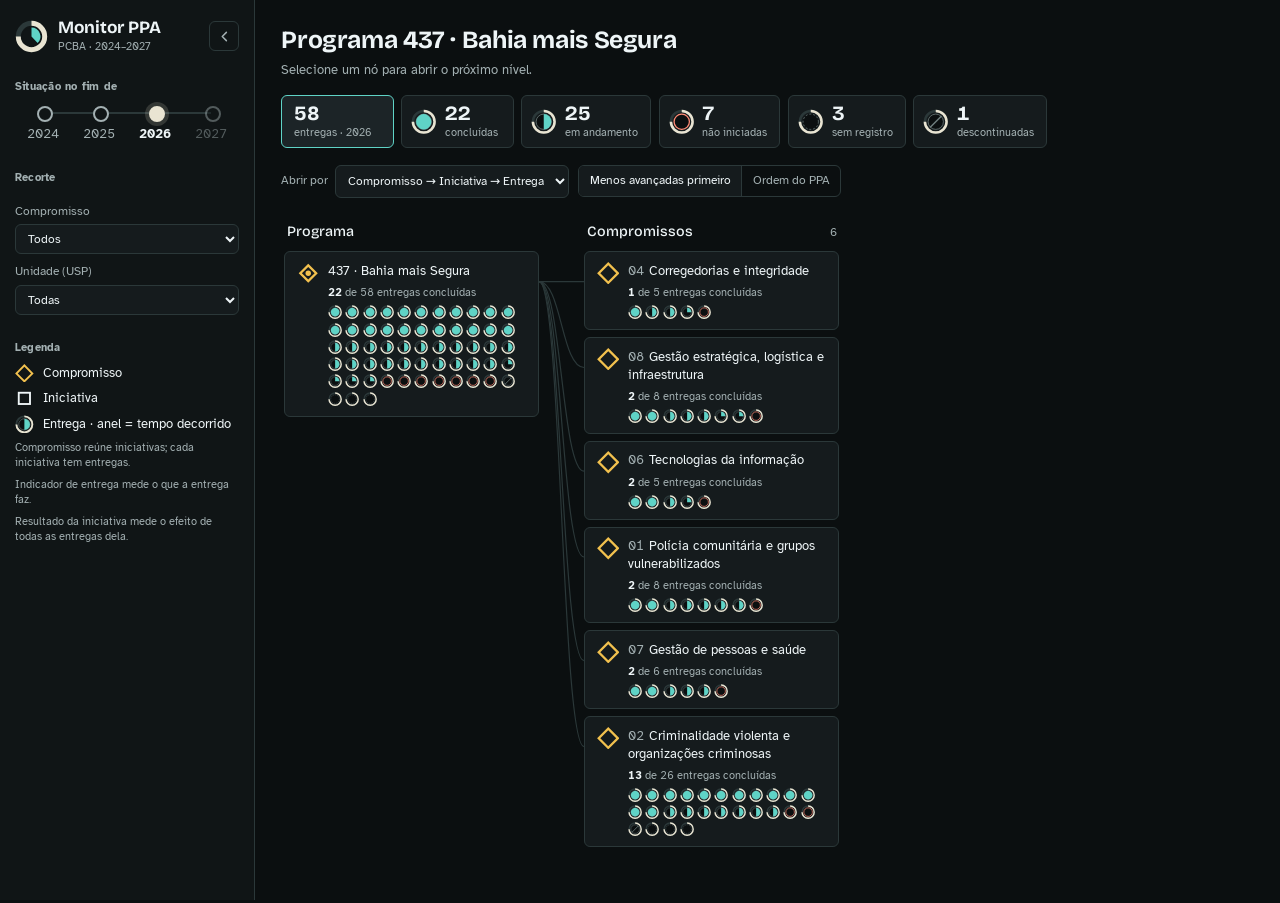
<file: cpgo/index.html>
<!doctype html>
<html lang="pt-BR">
<head>
<meta charset="utf-8">
<meta name="viewport" content="width=device-width, initial-scale=1, viewport-fit=cover">
<title>Monitor PPA PCBA</title>
<meta name="description" content="Monitoramento do PPA 2024–2027 da Polícia Civil da Bahia.">
<link rel="preconnect" href="https://fonts.googleapis.com">
<link rel="preconnect" href="https://fonts.gstatic.com" crossorigin>
<link rel="stylesheet" href="https://fonts.googleapis.com/css2?family=Bricolage+Grotesque:opsz,wght@12..96,500;12..96,700&family=Atkinson+Hyperlegible:wght@400;700&display=swap">
<link rel="stylesheet" href="assets/style.css">
</head>
<body>
<div class="app" id="app">

  <aside class="side" id="side" aria-label="Painel">
    <div class="side-top">
      <div class="brand">
        <svg class="mark" viewBox="0 0 100 100" aria-hidden="true"><circle class="wo-track" cx="50" cy="50" r="40"></circle><path class="wo-time" d=""></path><circle class="wo-core-bg" cx="50" cy="50" r="27"></circle><path class="wo-core" d=""></path></svg>
        <div class="brand-txt">
          <p class="brand-t">Monitor PPA</p>
          <p class="brand-s">PCBA · 2024–2027</p>
        </div>
      </div>
      <button type="button" class="collapse" id="collapse" aria-expanded="true" aria-controls="side-body" title="Recolher painel">
        <svg viewBox="0 0 20 20" aria-hidden="true"><path d="M12.5 4.5 7 10l5.5 5.5"></path></svg>
        <span class="sr">Recolher painel</span>
      </button>
    </div>

    <div class="side-body" id="side-body">
      <section aria-labelledby="years-t">
        <h2 id="years-t" class="side-t">Situação no fim de</h2>
        <div class="years-rail" role="radiogroup" aria-labelledby="years-t">
          <button type="button" role="radio" data-year="2024" aria-checked="false">2024</button>
          <button type="button" role="radio" data-year="2025" aria-checked="false">2025</button>
          <button type="button" role="radio" data-year="2026" aria-checked="true">2026</button>
          <button type="button" role="radio" data-year="2027" aria-checked="false" disabled>2027</button>
        </div>
      </section>

      <section class="filters" aria-labelledby="f-t">
        <h2 id="f-t" class="side-t">Recorte</h2>
        <label>Compromisso <select id="f-comp"><option value="">Todos</option></select></label>
        <label>Unidade (USP) <select id="f-usp"><option value="">Todas</option></select></label>
        <button type="button" id="f-clear" class="ghost" hidden>Limpar recorte</button>
      </section>

      <section class="legend" aria-labelledby="lg-t">
        <h2 id="lg-t" class="side-t">Legenda</h2>
        <ul>
          <li><svg viewBox="0 0 20 20" aria-hidden="true"><rect x="4" y="4" width="12" height="12" transform="rotate(45 10 10)" class="sh-comp"></rect></svg>Compromisso</li>
          <li><svg viewBox="0 0 20 20" aria-hidden="true"><rect x="4" y="4" width="12" height="12" class="sh-ini"></rect></svg>Iniciativa</li>
          <li id="lg-ent">Entrega · anel = tempo decorrido</li>
          <li class="lg-txt">Compromisso reúne iniciativas; cada iniciativa tem entregas.</li>
          <li class="lg-txt">Indicador de entrega mede o que a entrega faz.</li>
          <li class="lg-txt">Resultado da iniciativa mede o efeito de todas as entregas dela.</li>
        </ul>
      </section>
    </div>
  </aside>

  <main class="main" id="main">
    <header class="top">
      <div class="top-t">
        <h1>Programa 437 · Bahia mais Segura</h1>
        <p class="crumb" id="crumb"></p>
      </div>
      <div class="kpis" id="kpis" aria-live="polite"></div>
    </header>

    <div class="bar">
      <label>Abrir por
        <select id="d-order">
          <option value="cadeia">Compromisso → Iniciativa → Entrega</option>
          <option value="usp">USP → Compromisso → Entrega</option>
          <option value="status">Etapa → USP → Entrega</option>
        </select>
      </label>
      <div class="seg" role="group" aria-label="Ordenar">
        <button type="button" data-sort="risco" aria-pressed="true">Menos avançadas primeiro</button>
        <button type="button" data-sort="codigo" aria-pressed="false">Ordem do PPA</button>
      </div>
    </div>

    <div class="decomp-scroll" tabindex="0" aria-label="Árvore de decomposição">
      <div class="decomp" id="decomp"></div>
    </div>
  </main>
</div>
<script src="assets/app.js"></script>
</body>
</html>
</file>
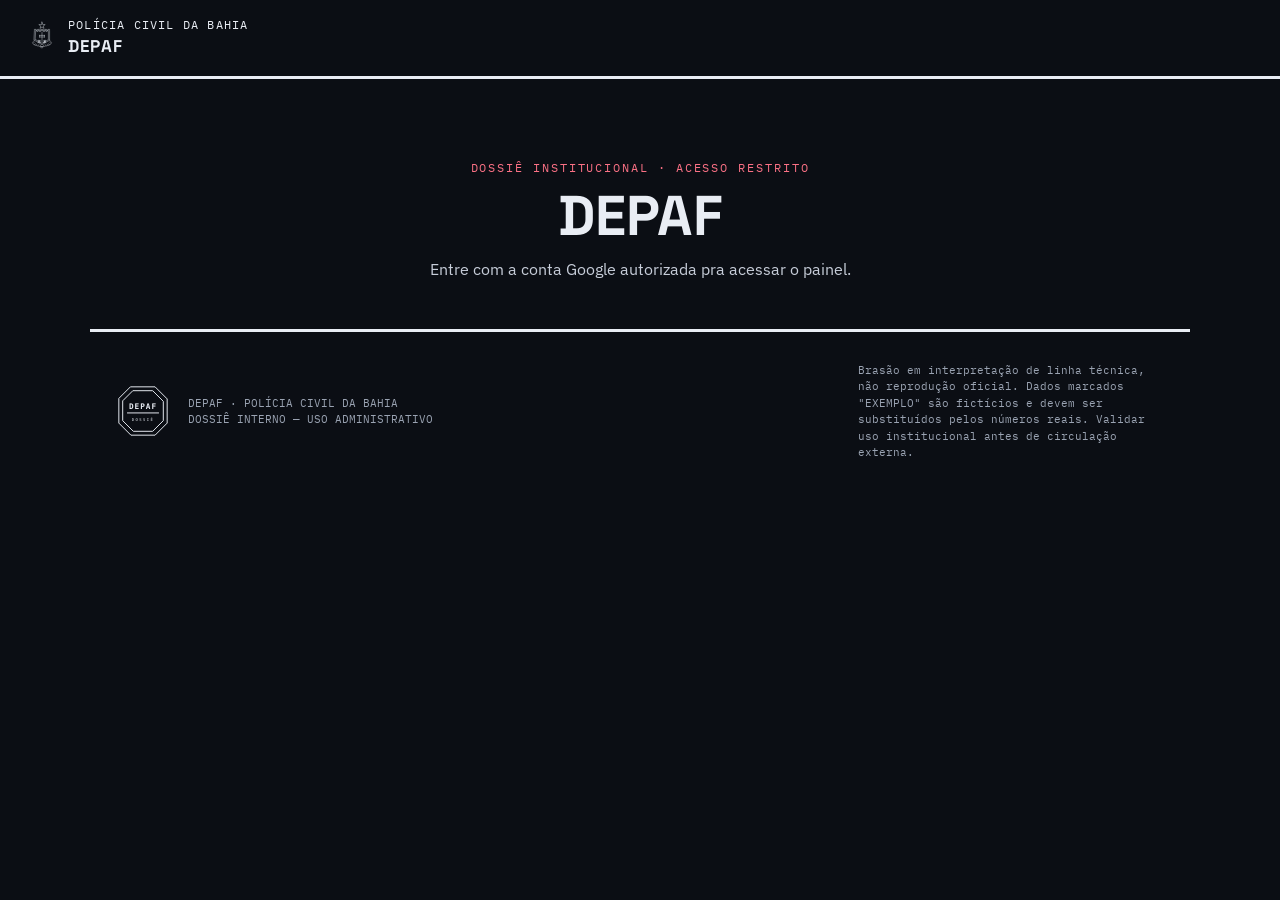
<file: index (58).html>
<!DOCTYPE html>
<html lang="pt-BR">
<head>
<meta charset="UTF-8">
<meta name="viewport" content="width=device-width, initial-scale=1.0">
<title>DEPAF — Portal Institucional</title>
<link rel="preconnect" href="https://fonts.googleapis.com">
<link rel="preconnect" href="https://fonts.gstatic.com" crossorigin>
<link href="https://fonts.googleapis.com/css2?family=Space+Grotesk:wght@500;600;700&family=IBM+Plex+Sans:wght@400;500;600&family=IBM+Plex+Mono:wght@400;500;600&display=swap" rel="stylesheet">
<script src="https://accounts.google.com/gsi/client" async defer></script>
<style>
:root{
  /* base escura */
  --carvao:#E9EDF4;
  --paper:#0B0E14;
  --paper-line:#1C2230;
  --surface:#10141D;      /* superfície de card/gráfico — quase preto, nunca #000 puro */
  /* acentos PCBA — mesma família, agora em neon */
  --tinta:#22D3EE;        --tinta-glow:rgba(34,211,238,.16);
  --mostarda:#EAB308;     --mostarda-glow:rgba(234,179,8,.18);
  --terracota:#FB7185;    --terracota-glow:rgba(251,113,133,.16);
  --oliva:#34D399;        --oliva-glow:rgba(52,211,153,.16);
  --dourado:#A78BFA;      --dourado-glow:rgba(167,139,250,.18);
  --vinho:#EC4899;        --vinho-glow:rgba(236,72,153,.16);
}
*{box-sizing:border-box;margin:0;padding:0}
html{scroll-behavior:smooth}
body{background:var(--paper);color:var(--carvao);font-family:'IBM Plex Sans',sans-serif;line-height:1.5;overflow-x:hidden}
.font-display{font-family:'Space Grotesk',sans-serif;text-transform:uppercase}
.font-mono{font-family:'IBM Plex Mono',monospace}

.grid-bg{
  background-image:linear-gradient(var(--paper-line) 1px, transparent 1px),linear-gradient(90deg, var(--paper-line) 1px, transparent 1px);
  background-size:32px 32px;background-position:-1px -1px;
}

/* ---------- topbar ---------- */
.topbar{
  display:flex;align-items:center;justify-content:space-between;padding:16px 28px;
  border-bottom:3px solid var(--carvao);position:sticky;top:0;background:var(--paper);z-index:50;
}
.topbar .brand{display:flex;align-items:center;gap:12px;cursor:pointer}
.topbar .brand svg{width:28px;height:28px;color:var(--carvao)}
.topbar .brand-text{font-family:'IBM Plex Mono',monospace;font-size:12px;letter-spacing:0.1em}
.topbar .brand-text b{font-family:'Space Grotesk',sans-serif;font-size:17px;display:block}
.topbar .voltar{
  font-family:'IBM Plex Mono',monospace;font-size:12px;letter-spacing:0.06em;
  background:var(--carvao);color:var(--paper);border:none;padding:8px 14px;cursor:pointer;display:none;
}
.topbar .voltar.show{display:inline-block}

/* ---------- home ---------- */
#tela-inicio{padding:56px 24px 40px;max-width:1100px;margin:0 auto}
.intro{max-width:680px;margin:0 auto 8px;text-align:center}
.intro .eyebrow{font-family:'IBM Plex Mono',monospace;font-size:12px;letter-spacing:0.16em;color:var(--terracota);margin-bottom:12px}
.intro h1{font-family:'Space Grotesk',sans-serif;font-weight:700;font-size:clamp(34px,6vw,56px);line-height:0.95}
.intro p{margin-top:16px;color:#C7CDD9;font-size:15.5px}

/* ---------- hub / rosa dos ventos ---------- */
.hub-container{display:flex;justify-content:center;margin:44px auto 8px}
.hub{position:relative;width:min(640px,92vw);aspect-ratio:1/1}
.hub svg.rings{position:absolute;inset:0;width:100%;height:100%;color:#33415C}
.hub-brasao{
  position:absolute;top:50%;left:50%;transform:translate(-50%,-50%);
  width:15%;color:var(--carvao);
}
.hub-brasao svg{width:100%;height:auto;display:block}
.hub-node{
  position:absolute;top:50%;left:50%;transform:translate(-50%,-50%);
  width:112px;text-align:center;cursor:pointer;
}
.hub-node .dot{
  width:46px;height:46px;margin:0 auto 8px;border:1.5px solid var(--node-color,var(--carvao));background:var(--surface);
  border-radius:50%;
  display:flex;align-items:center;justify-content:center;color:var(--node-color,var(--carvao));
  transition:background 0.2s ease,color 0.2s ease,transform 0.2s ease,box-shadow 0.2s ease;
}
.hub-node .dot svg{width:22px;height:22px}
.hub-node:hover .dot{background:var(--node-color,var(--carvao));color:var(--paper);transform:scale(1.1)}
.hub-node .label{font-family:'IBM Plex Mono',monospace;font-size:10.5px;letter-spacing:0.08em;line-height:1.2;color:var(--carvao);opacity:.75}

.direcao-card{
  max-width:420px;margin:36px auto 0;	background:var(--surface);border:2px solid var(--carvao);padding:18px 20px;text-align:left;
}
.direcao-card .card-label{font-family:'IBM Plex Mono',monospace;font-size:11px;letter-spacing:0.1em;color:var(--terracota);margin-bottom:6px}
.direcao-card h3{font-family:'Space Grotesk',sans-serif;font-size:19px}
.direcao-card p{font-size:13px;color:#9AA3B2;margin-top:4px}

/* ---------- telas dedicadas ---------- */
.tela{padding:48px 24px 64px;max-width:900px;margin:0 auto}
.tela[hidden]{display:none}
.tela-head{display:flex;align-items:center;gap:16px;border-bottom:3px solid var(--carvao);padding-bottom:16px;margin-bottom:28px}
.tela-head .icon-grande{width:46px;height:46px;color:var(--tela-color,var(--carvao))}
.tela-head .icon-grande svg{width:100%;height:100%}
.tela-head h2{font-family:'Space Grotesk',sans-serif;font-size:clamp(28px,5vw,42px)}
.tela-head .artigos{font-family:'IBM Plex Mono',monospace;font-size:11px;color:#9AA3B2;margin-top:2px}
.tela-intro{max-width:64ch;color:#C7CDD9;margin-bottom:30px;font-size:15.5px}

.dados-grid{display:grid;grid-template-columns:repeat(2,1fr);gap:2px;background:var(--carvao);border:2px solid var(--carvao)}
@media (max-width:640px){.dados-grid{grid-template-columns:1fr}}
.dado{	background:var(--surface);padding:18px}
.dado .valor{font-family:'Space Grotesk',sans-serif;font-size:26px;line-height:1}
.dado .rotulo{font-family:'IBM Plex Mono',monospace;font-size:11px;color:#9AA3B2;margin-top:8px}
.tag{
  display:inline-block;font-family:'IBM Plex Mono',monospace;font-size:9.5px;letter-spacing:0.08em;
  padding:3px 7px;margin-top:8px;
}
.tag-exemplo{background:var(--mostarda);color:#10141D}
.tag-pendente{border:1.5px dashed #33415C;color:#6B7280;background:none}

/* ---------- dashboard ---------- */
.kpi-row{display:grid;grid-template-columns:repeat(auto-fit,minmax(190px,1fr));gap:2px;background:var(--carvao);border:2px solid var(--carvao);margin-bottom:16px}
.kpi-card{	background:var(--surface);padding:16px 18px}
.kpi-label{font-family:'IBM Plex Mono',monospace;font-size:10.5px;letter-spacing:.08em;color:#9AA3B2;text-transform:uppercase}
.kpi-value{font-family:'Space Grotesk',sans-serif;font-size:30px;line-height:1;margin-top:6px;font-variant-numeric:tabular-nums}
.kpi-delta{display:inline-flex;align-items:center;gap:3px;font-family:'IBM Plex Mono',monospace;font-size:10.5px;margin-top:8px;padding:2px 6px}
.kpi-delta.up{background:rgba(52,211,153,.14);color:var(--oliva)}
.kpi-delta.down{background:rgba(251,113,133,.14);color:var(--terracota)}
.kpi-delta.flat{background:var(--paper-line);color:#9AA3B2}
.kpi-spark{width:100%;height:26px;margin-top:10px;display:block}
.kpi-spark path{fill:none;stroke-width:1.6}
.chart-grid line{stroke:var(--paper-line);stroke-width:1;stroke-dasharray:2 4}
.chart-axis-label{font-family:'IBM Plex Mono',monospace;font-size:9px;fill:#6B7280}

/* ---------- assinatura visual: fita, glow, movimento ---------- */
.tela-head{position:relative;overflow:hidden}
.tela-head::before{
  content:"";position:absolute;top:-20px;right:-70px;width:220px;height:44px;
  background:var(--tela-color,var(--carvao));opacity:.92;
  transform:rotate(-8deg);clip-path:polygon(3% 0,100% 0,97% 100%,0 100%);
}
.tela-head::after{
  content:"DEPAF · PCBA";position:absolute;top:-6px;right:-28px;transform:rotate(-8deg);
  font-family:'IBM Plex Mono',monospace;font-size:9px;letter-spacing:.28em;color:var(--paper);
}
.dash-chart-box svg rect,.dash-chart-box svg path,.dash-chart-box svg circle{transition:opacity .25s ease,stroke-width .2s ease}
.dash-chart-box svg .barra:hover,.dash-chart-box svg .donut-fatia:hover{opacity:.82}
.kpi-card{border-top:3px solid var(--kpi-cor,var(--carvao))}
.kpi-value{position:relative}
.dash-chart-box h4{position:relative;padding-left:12px}
.dash-chart-box h4::before{content:"";position:absolute;left:0;top:2px;bottom:2px;width:4px;background:var(--tela-color,var(--carvao))}
.hub-node .dot{box-shadow:0 0 14px -2px var(--node-glow,transparent);border-color:var(--node-color,var(--carvao));color:var(--node-color,var(--carvao))}
.hub-node:hover .dot{box-shadow:0 0 0 8px var(--node-glow,rgba(255,255,255,.06))}
.hub .cardeal{font-family:'IBM Plex Mono',monospace;font-size:11px;letter-spacing:.1em;fill:#5B6472}
@keyframes girar-anel{to{stroke-dashoffset:-240}}
.hub .anel-vivo{animation:girar-anel 24s linear infinite}
.filter-chips{display:flex;gap:6px;flex-wrap:wrap;margin-bottom:14px;min-height:0}
.filter-chip{display:inline-flex;align-items:center;gap:6px;font-family:'IBM Plex Mono',monospace;font-size:11px;background:var(--carvao);color:var(--paper);padding:5px 8px 5px 10px}
.filter-chip button{background:none;border:none;color:var(--paper);cursor:pointer;font-size:12px;opacity:.7}
.filter-chip button:hover{opacity:1}

/* ---------- projetos ---------- */
.projeto-card{	background:var(--surface);border:2px solid var(--carvao);padding:20px;margin-bottom:2px}
.projeto-card .top{display:flex;gap:14px;align-items:flex-start}
.projeto-card .icon{width:36px;height:36px;color:var(--carvao);flex:none}
.projeto-card .icon svg{width:100%;height:100%}
.projeto-card h3{font-family:'Space Grotesk',sans-serif;font-size:20px}
.projeto-card p.texto{font-size:14px;color:#C7CDD9;margin-top:4px}
.progress-row{display:flex;align-items:center;gap:10px;margin-top:14px}
.progress-track{flex:1;height:8px;background:var(--paper-line);position:relative}
.progress-fill{height:100%;background:var(--terracota)}
.progress-label{font-family:'IBM Plex Mono',monospace;font-size:11px;white-space:nowrap}
.equipe{font-family:'IBM Plex Mono',monospace;font-size:11px;color:#9AA3B2;margin-top:14px;border-top:1px solid var(--paper-line);padding-top:10px}
.equipe span{display:block}

.tabs{display:flex;gap:2px;margin-bottom:0;border-bottom:3px solid var(--carvao)}
.tab-btn{
  font-family:'IBM Plex Mono',monospace;font-size:12px;letter-spacing:0.05em;
  background:var(--paper-line);color:var(--carvao);border:2px solid var(--carvao);border-bottom:none;
  padding:10px 18px;cursor:pointer;position:relative;top:3px;
}
.tab-btn.active{	background:var(--surface);top:0;padding-bottom:13px;font-weight:600}
.tab-panel{padding-top:26px}
.tab-panel[hidden]{display:none}

.dash-filtros{display:flex;gap:16px;flex-wrap:wrap;margin-bottom:24px;	background:var(--surface);border:2px solid var(--carvao);padding:14px 16px}
.dash-filtro{display:flex;flex-direction:column;gap:4px}
.dash-filtro label{font-family:'IBM Plex Mono',monospace;font-size:10.5px;letter-spacing:0.08em;color:#9AA3B2}
.dash-filtro select{
  font-family:'IBM Plex Mono',monospace;font-size:12.5px;padding:6px 8px;border:2px solid var(--carvao);background:var(--paper);color:var(--carvao);
}

.dash-charts{display:grid;grid-template-columns:1.3fr 1fr;gap:2px;background:var(--carvao);border:2px solid var(--carvao);margin-bottom:2px}
@media (max-width:760px){.dash-charts{grid-template-columns:1fr}}
.dash-chart-box{	background:var(--surface);padding:18px}
.dash-chart-box h4{font-family:'Space Grotesk',sans-serif;font-size:16px;margin-bottom:12px}
.dash-chart-box svg{width:100%;height:auto;display:block}

.dash-tabela{width:100%;border-collapse:collapse;	background:var(--surface);border:2px solid var(--carvao)}
.dash-tabela th,.dash-tabela td{border:1px solid var(--paper-line);padding:8px 10px;font-size:13px;text-align:left}
.dash-tabela th{font-family:'IBM Plex Mono',monospace;font-size:10.5px;letter-spacing:0.06em;background:var(--paper);color:#9AA3B2}
.dash-tabela td.num{font-family:'IBM Plex Mono',monospace;text-align:right}
.dash-tabela tr.dim{opacity:0.35}
.dash-tabela tr[data-cat]{cursor:pointer}
.dash-tabela tr[data-cat]:hover{background:var(--paper-line)}
.dash-tabela th.sortable{cursor:pointer;user-select:none}
.dash-tabela th.sortable:hover{color:var(--carvao)}
.dash-tabela th.sortable::after{content:"⇅";margin-left:4px;opacity:.4;font-size:9px}
.dash-tabela th.sort-asc::after{content:"▲";opacity:1}
.dash-tabela th.sort-desc::after{content:"▼";opacity:1}

.dash-chart-head{display:flex;align-items:center;justify-content:space-between;gap:10px;margin-bottom:12px;flex-wrap:wrap}
.dash-chart-head h4{margin-bottom:0}
.dash-toggle{display:flex;flex-wrap:wrap;border:1.5px solid var(--carvao)}
.dash-chart-hint{font-family:'IBM Plex Mono',monospace;font-size:10.5px;line-height:1.55;color:#6b7280;margin:0 0 12px;padding:8px 10px;background:var(--paper);border-left:3px solid var(--tela-color,var(--carvao))}
.dash-chart-hint b{color:var(--carvao)}
.dash-chart-hint i{font-style:normal;color:var(--carvao);opacity:.75}
.dash-toggle-btn{font-family:'IBM Plex Mono',monospace;font-size:10px;letter-spacing:0.04em;background:var(--paper);color:var(--carvao);border:none;padding:5px 9px;cursor:pointer}
.dash-toggle-btn+.dash-toggle-btn{border-left:1.5px solid var(--carvao)}
.dash-toggle-btn.active{background:var(--carvao);color:var(--paper)}
.dash-export-row{display:flex;justify-content:flex-end;margin-bottom:16px}
.btn-exportar-xlsx{font-family:'IBM Plex Mono',monospace;font-size:11px;letter-spacing:0.06em;background:var(--tinta);color:var(--paper);border:2px solid var(--carvao);padding:9px 16px;cursor:pointer}
.btn-exportar-xlsx:hover{background:var(--mostarda);color:var(--carvao)}

/* ---------- upgrade visual: superfícies quentes, legenda de donut, botões ---------- */
.dado,.kpi-card,.projeto-card,.dash-chart-box,.dash-tabela,.direcao-card,.dash-filtros{background:var(--surface)}
.dash-chart-box svg{overflow:visible}
.donut-fatia{transition:transform .18s ease,opacity .2s ease;transform-origin:100px 100px}
.donut-fatia:hover{transform:scale(1.04)}
.donut-legenda{display:flex;flex-direction:column;gap:2px;margin-top:12px;border-top:1px solid var(--paper-line);padding-top:10px}
.donut-leg{display:flex;align-items:center;gap:8px;background:none;border:none;padding:4px 2px;cursor:pointer;text-align:left;font-family:'IBM Plex Mono',monospace;font-size:11px;color:var(--carvao);transition:opacity .15s ease}
.donut-leg:hover{background:var(--paper-line)}
.donut-leg .sw{width:11px;height:11px;flex:none;border:1px solid var(--carvao)}
.donut-leg .lg-nome{flex:1;overflow:hidden;text-overflow:ellipsis;white-space:nowrap}
.donut-leg .lg-pct{font-variant-numeric:tabular-nums;color:#9AA3B2}
.kpi-card:nth-child(1){--kpi-cor:var(--tela-color,var(--tinta))}
.kpi-card:nth-child(2){--kpi-cor:var(--dourado)}
.kpi-card:nth-child(3){--kpi-cor:var(--oliva)}
.rank-bar .barra{transition:opacity .2s ease}
.rank-bar:hover .barra{opacity:.82}
.btn-exportar-pbi{font-family:'IBM Plex Mono',monospace;font-size:11px;letter-spacing:0.06em;background:var(--carvao);color:var(--dourado);border:2px solid var(--carvao);padding:9px 16px;cursor:pointer}
.btn-exportar-pbi:hover{background:var(--vinho);color:var(--paper)}
.dash-export-row{gap:8px}

footer{border-top:3px solid var(--carvao);padding:30px 24px;max-width:1100px;margin:0 auto;display:flex;justify-content:space-between;align-items:center;flex-wrap:wrap;gap:16px}
footer .selo{width:58px;height:58px;color:var(--carvao)}
footer .selo svg{width:100%;height:100%}
footer .nota{font-family:'IBM Plex Mono',monospace;font-size:11px;max-width:44ch;color:#9AA3B2}
</style>
</head>
<body>

<div class="topbar">
  <div class="brand" id="brand-home-btn">
    <span id="brand-icon"></span>
    <span class="brand-text">POLÍCIA CIVIL DA BAHIA<b>DEPAF</b></span>
  </div>
  <div style="display:flex;align-items:center;gap:10px">
    <span id="usuario-badge" class="font-mono" style="font-size:11px;color:#9AA3B2;display:none"></span>
    <button class="voltar show" id="btn-abrir-upload" style="margin-right:8px;background:var(--tinta,#22D3EE);display:none">⬆ SUBIR PLANILHA</button>
    <button class="voltar" id="btn-sair" style="display:none">SAIR</button>
    <button class="voltar" id="voltar-btn">← VOLTAR AO PORTAL</button>
  </div>
</div>

<section id="tela-login">
  <div class="intro" style="margin-top:80px">
    <div class="eyebrow">DOSSIÊ INSTITUCIONAL · ACESSO RESTRITO</div>
    <h1>DEPAF</h1>
    <p>Entre com a conta Google autorizada pra acessar o painel.</p>
  </div>
  <div style="display:flex;justify-content:center;margin-top:32px">
    <div id="google-signin-botao"></div>
  </div>
  <p id="login-status" class="font-mono" style="text-align:center;margin-top:16px;font-size:12px;color:#9AA3B2"></p>
</section>

<div id="tela-inicio" hidden>
  <div class="intro">
    <div class="eyebrow">DOSSIÊ INSTITUCIONAL · PORTAL INTERATIVO</div>
    <h1>DEPAF</h1>
    <p>Departamento de Planejamento, Administração e Finanças da Polícia Civil da Bahia. Escolha um caminho a partir do brasão para explorar cada frente do departamento.</p>
  </div>

  <div class="hub-container">
    <div class="hub grid-bg" id="hub" style="background:none"></div>
  </div>

  <div class="direcao-card" id="direcao-card"></div>
</div>

<section class="tela" id="tela-conteudo" hidden></section>

<section class="tela" id="tela-upload" hidden>
  <div class="tela-head" style="--tela-color:var(--tinta)">
    <div>
      <h2>Subir planilha</h2>
    </div>
  </div>
  <p class="tela-intro">
    Escolha um arquivo .csv ou .xlsx. O sistema olha as colunas sozinho — identifica o
    que é número, data ou categoria — e sugere os gráficos, sem precisar configurar nada.
  </p>
  <div class="dash-filtros" style="align-items:flex-end">
    <div class="dash-filtro">
      <label>ARQUIVO (.csv ou .xlsx)</label>
      <input type="file" id="input-planilha" accept=".csv,.xlsx" style="font-family:'IBM Plex Mono',monospace;font-size:12.5px">
    </div>
    <button class="btn-exportar-xlsx" id="btn-gerar-dashboard">GERAR DASHBOARD</button>
  </div>
  <p id="upload-status" class="font-mono" style="font-size:12px;color:#9AA3B2;margin-bottom:16px"></p>
  <div id="upload-resultado"></div>
</section>

<footer>
  <div style="display:flex;align-items:center;gap:16px">
    <span class="selo" id="footer-selo"></span>
    <span class="font-mono" style="font-size:11px;color:#9AA3B2">DEPAF · POLÍCIA CIVIL DA BAHIA<br>DOSSIÊ INTERNO — USO ADMINISTRATIVO</span>
  </div>
  <p class="nota">Brasão em interpretação de linha técnica, não reprodução oficial. Dados marcados "EXEMPLO" são fictícios e devem ser substituídos pelos números reais. Validar uso institucional antes de circulação externa.</p>
</footer>

<script>
// =====================================================================
// 1. ÍCONES E FUNÇÕES DE DESENHO (SVG)
// =====================================================================
const ICONS = {
  brasao_pcba: "<svg viewBox=\"0 0 120 140\" fill=\"none\" stroke=\"currentColor\" stroke-width=\"2\" stroke-linejoin=\"miter\" stroke-linecap=\"square\" xmlns=\"http://www.w3.org/2000/svg\">\n  <g>\n    <polygon points=\"60,6 64,18 76,18 66,25 70,37 60,30 50,37 54,25 44,18 56,18\" />\n  </g>\n  <g>\n    <path d=\"M 22 46 L 22 42 L 30 42 L 30 46 L 38 46 L 38 42 L 46 42 L 46 46 L 54 46 L 54 42 L 66 42 L 66 46 L 74 46 L 74 42 L 82 42 L 82 46 L 90 46 L 90 42 L 98 42 L 98 46 L 98 96 L 60 118 L 22 96 Z\" />\n    <path d=\"M 28 52 L 28 48 L 34 48 L 34 52 L 40 52 L 40 48 L 46 48 L 46 52 L 54 52 L 54 48 L 66 48 L 66 52 L 74 52 L 74 48 L 80 48 L 80 52 L 86 52 L 86 48 L 92 48 L 92 52 L 92 93 L 60 112 L 28 93 Z\" />\n  </g>\n  <g>\n    <line x1=\"60\" y1=\"58\" x2=\"60\" y2=\"104\" />\n    <line x1=\"48\" y1=\"72\" x2=\"72\" y2=\"72\" />\n    <line x1=\"48\" y1=\"80\" x2=\"72\" y2=\"80\" />\n    <line x1=\"48\" y1=\"72\" x2=\"48\" y2=\"80\" />\n    <line x1=\"72\" y1=\"72\" x2=\"72\" y2=\"80\" />\n  </g>\n  <g>\n    <path d=\"M 42 100 L 42 96 L 45 96 L 45 100 L 48 100 L 48 96 L 51 96 L 51 100 L 51 108 L 42 108 Z\" />\n    <rect x=\"45\" y=\"102\" width=\"3\" height=\"6\" />\n    <path d=\"M 69 100 L 69 96 L 72 96 L 72 100 L 75 100 L 75 96 L 78 96 L 78 100 L 78 108 L 69 108 Z\" />\n    <rect x=\"72\" y=\"102\" width=\"3\" height=\"6\" />\n  </g>\n  <g stroke-width=\"1.5\">\n    <path d=\"M 22 96 L 12 108 L 18 118 L 30 122 L 44 126 L 60 128\" />\n    <line x1=\"16\" y1=\"110\" x2=\"22\" y2=\"106\" />\n    <line x1=\"22\" y1=\"118\" x2=\"28\" y2=\"114\" />\n    <line x1=\"30\" y1=\"122\" x2=\"34\" y2=\"116\" />\n    <line x1=\"40\" y1=\"124\" x2=\"44\" y2=\"118\" />\n    <line x1=\"50\" y1=\"126\" x2=\"54\" y2=\"120\" />\n    <path d=\"M 98 96 L 108 108 L 102 118 L 90 122 L 76 126 L 60 128\" />\n    <line x1=\"104\" y1=\"110\" x2=\"98\" y2=\"106\" />\n    <line x1=\"98\" y1=\"118\" x2=\"92\" y2=\"114\" />\n    <line x1=\"90\" y1=\"122\" x2=\"86\" y2=\"116\" />\n    <line x1=\"80\" y1=\"124\" x2=\"76\" y2=\"118\" />\n    <line x1=\"70\" y1=\"126\" x2=\"66\" y2=\"120\" />\n    <polygon points=\"54,128 66,128 63,134 57,134\" />\n  </g>\n</svg>",
  competencia_balanca: "<svg viewBox=\"0 0 64 64\" fill=\"none\" stroke=\"currentColor\" stroke-width=\"3\" stroke-linecap=\"square\" stroke-linejoin=\"miter\" xmlns=\"http://www.w3.org/2000/svg\">\n  <g>\n    <line x1=\"32\" y1=\"10\" x2=\"32\" y2=\"52\" />\n    <line x1=\"20\" y1=\"52\" x2=\"44\" y2=\"52\" />\n    <line x1=\"10\" y1=\"18\" x2=\"54\" y2=\"18\" />\n    <polygon points=\"10,18 4,32 16,32\" />\n    <polygon points=\"54,18 48,32 60,32\" />\n    <circle cx=\"32\" cy=\"10\" r=\"2\" fill=\"currentColor\" stroke=\"none\" />\n  </g>\n</svg>",
  competencia_cofre: "<svg viewBox=\"0 0 64 64\" fill=\"none\" stroke=\"currentColor\" stroke-width=\"3\" stroke-linecap=\"square\" stroke-linejoin=\"miter\" xmlns=\"http://www.w3.org/2000/svg\">\n  <g>\n    <rect x=\"8\" y=\"12\" width=\"48\" height=\"40\" />\n    <rect x=\"14\" y=\"18\" width=\"36\" height=\"28\" />\n    <rect x=\"26\" y=\"26\" width=\"12\" height=\"12\" />\n    <line x1=\"32\" y1=\"26\" x2=\"32\" y2=\"20\" />\n    <line x1=\"32\" y1=\"38\" x2=\"32\" y2=\"44\" />\n    <line x1=\"8\" y1=\"52\" x2=\"12\" y2=\"56\" />\n    <line x1=\"56\" y1=\"52\" x2=\"52\" y2=\"56\" />\n  </g>\n</svg>",
  competencia_folha_pagamento: "<svg viewBox=\"0 0 64 64\" fill=\"none\" stroke=\"currentColor\" stroke-width=\"3\" stroke-linecap=\"square\" stroke-linejoin=\"miter\" xmlns=\"http://www.w3.org/2000/svg\">\n  <g>\n    <rect x=\"10\" y=\"14\" width=\"44\" height=\"10\" />\n    <rect x=\"10\" y=\"27\" width=\"44\" height=\"10\" />\n    <rect x=\"10\" y=\"40\" width=\"44\" height=\"10\" />\n    <line x1=\"16\" y1=\"19\" x2=\"22\" y2=\"19\" />\n    <line x1=\"16\" y1=\"32\" x2=\"22\" y2=\"32\" />\n    <line x1=\"16\" y1=\"45\" x2=\"22\" y2=\"45\" />\n    <line x1=\"28\" y1=\"19\" x2=\"48\" y2=\"19\" />\n    <line x1=\"28\" y1=\"32\" x2=\"48\" y2=\"32\" />\n    <line x1=\"28\" y1=\"45\" x2=\"48\" y2=\"45\" />\n  </g>\n</svg>",
  competencia_frota: "<svg viewBox=\"0 0 64 64\" fill=\"none\" stroke=\"currentColor\" stroke-width=\"3\" stroke-linecap=\"square\" stroke-linejoin=\"miter\" xmlns=\"http://www.w3.org/2000/svg\">\n  <g>\n    <rect x=\"10\" y=\"10\" width=\"44\" height=\"44\" />\n    <line x1=\"20\" y1=\"10\" x2=\"20\" y2=\"54\" />\n    <line x1=\"44\" y1=\"10\" x2=\"44\" y2=\"54\" />\n    <line x1=\"20\" y1=\"18\" x2=\"44\" y2=\"18\" />\n    <line x1=\"20\" y1=\"46\" x2=\"44\" y2=\"46\" />\n    <line x1=\"26\" y1=\"24\" x2=\"38\" y2=\"24\" />\n    <line x1=\"26\" y1=\"30\" x2=\"38\" y2=\"30\" />\n    <line x1=\"26\" y1=\"36\" x2=\"38\" y2=\"36\" />\n    <line x1=\"26\" y1=\"42\" x2=\"38\" y2=\"42\" />\n  </g>\n</svg>",
  competencia_modernizacao: "<svg viewBox=\"0 0 64 64\" fill=\"none\" stroke=\"currentColor\" stroke-width=\"3\" stroke-linecap=\"square\" stroke-linejoin=\"miter\" xmlns=\"http://www.w3.org/2000/svg\">\n  <g>\n    <polygon points=\"32,6 38,12 44,10 46,18 54,20 52,28 58,32 52,36 54,44 46,46 44,54 38,52 32,58 26,52 20,54 18,46 10,44 12,36 6,32 12,28 10,20 18,18 20,10 26,12\" />\n    <polygon points=\"32,22 42,32 32,42 22,32\" />\n  </g>\n</svg>",
  competencia_normas: "<svg viewBox=\"0 0 64 64\" fill=\"none\" stroke=\"currentColor\" stroke-width=\"3\" stroke-linecap=\"square\" stroke-linejoin=\"miter\" xmlns=\"http://www.w3.org/2000/svg\">\n  <g>\n    <polygon points=\"12,8 44,8 52,16 52,56 12,56\" />\n    <polyline points=\"44,8 44,16 52,16\" />\n    <line x1=\"18\" y1=\"26\" x2=\"42\" y2=\"26\" />\n    <line x1=\"18\" y1=\"32\" x2=\"42\" y2=\"32\" />\n    <line x1=\"18\" y1=\"38\" x2=\"34\" y2=\"38\" />\n    <polygon points=\"34,42 46,42 46,54 34,54\" />\n    <line x1=\"34\" y1=\"42\" x2=\"46\" y2=\"54\" />\n    <line x1=\"46\" y1=\"42\" x2=\"34\" y2=\"54\" />\n  </g>\n</svg>",
  competencia_orcamento: "<svg viewBox=\"0 0 64 64\" fill=\"none\" stroke=\"currentColor\" stroke-width=\"3\" stroke-linecap=\"square\" stroke-linejoin=\"miter\" xmlns=\"http://www.w3.org/2000/svg\">\n  <g>\n    <rect x=\"6\" y=\"24\" width=\"52\" height=\"16\" />\n    <line x1=\"12\" y1=\"24\" x2=\"12\" y2=\"34\" />\n    <line x1=\"20\" y1=\"24\" x2=\"20\" y2=\"30\" />\n    <line x1=\"28\" y1=\"24\" x2=\"28\" y2=\"34\" />\n    <line x1=\"36\" y1=\"24\" x2=\"36\" y2=\"30\" />\n    <line x1=\"44\" y1=\"24\" x2=\"44\" y2=\"34\" />\n    <line x1=\"52\" y1=\"24\" x2=\"52\" y2=\"30\" />\n  </g>\n</svg>",
  competencia_portaria: "<svg viewBox=\"0 0 64 64\" fill=\"none\" stroke=\"currentColor\" stroke-width=\"3\" stroke-linecap=\"square\" stroke-linejoin=\"miter\" xmlns=\"http://www.w3.org/2000/svg\">\n  <g>\n    <line x1=\"8\" y1=\"52\" x2=\"24\" y2=\"52\" />\n    <line x1=\"40\" y1=\"52\" x2=\"56\" y2=\"52\" />\n    <line x1=\"24\" y1=\"52\" x2=\"24\" y2=\"16\" />\n    <path d=\"M 24 16 A 36 36 0 0 1 40 52\" />\n    <circle cx=\"38\" cy=\"48\" r=\"1.5\" fill=\"currentColor\" stroke=\"none\" />\n  </g>\n</svg>",
  competencia_tombamento: "<svg viewBox=\"0 0 64 64\" fill=\"none\" stroke=\"currentColor\" stroke-width=\"3\" stroke-linecap=\"square\" stroke-linejoin=\"miter\" xmlns=\"http://www.w3.org/2000/svg\">\n  <g>\n    <polygon points=\"10,18 54,18 54,46 10,46\" />\n    <circle cx=\"16\" cy=\"22\" r=\"1.5\" fill=\"currentColor\" stroke=\"none\" />\n    <circle cx=\"48\" cy=\"22\" r=\"1.5\" fill=\"currentColor\" stroke=\"none\" />\n    <circle cx=\"16\" cy=\"42\" r=\"1.5\" fill=\"currentColor\" stroke=\"none\" />\n    <circle cx=\"48\" cy=\"42\" r=\"1.5\" fill=\"currentColor\" stroke=\"none\" />\n    <line x1=\"18\" y1=\"28\" x2=\"46\" y2=\"28\" />\n    <text x=\"32\" y=\"40\" text-anchor=\"middle\" font-family=\"monospace\" font-size=\"9\" fill=\"currentColor\" stroke=\"none\" letter-spacing=\"1\">N\u00b0</text>\n  </g>\n</svg>",
  cota_horizontal: "<svg viewBox=\"0 0 240 28\" width=\"240\" height=\"28\" fill=\"none\" stroke=\"currentColor\" stroke-width=\"1.25\" xmlns=\"http://www.w3.org/2000/svg\">\n  <line x1=\"4\" y1=\"18\" x2=\"236\" y2=\"18\" />\n  <line x1=\"4\" y1=\"10\" x2=\"4\" y2=\"26\" />\n  <line x1=\"236\" y1=\"10\" x2=\"236\" y2=\"26\" />\n  <polygon points=\"10,18 4,15 4,21\" fill=\"currentColor\" stroke=\"none\" />\n  <polygon points=\"230,18 236,15 236,21\" fill=\"currentColor\" stroke=\"none\" />\n  <rect x=\"94\" y=\"4\" width=\"52\" height=\"12\" fill=\"var(--paper, #ffffff)\" stroke=\"none\" />\n  <text x=\"120\" y=\"14\" text-anchor=\"middle\" font-family=\"monospace\" font-size=\"10\" fill=\"currentColor\" stroke=\"none\" letter-spacing=\"1\">64,00</text>\n</svg>",
  distintivo_pcba: "<svg viewBox=\"0 0 140 170\" fill=\"none\" stroke=\"currentColor\" stroke-width=\"2\" stroke-linejoin=\"miter\" stroke-linecap=\"square\" xmlns=\"http://www.w3.org/2000/svg\">\n  <defs>\n    <g id=\"brasao-pcba-mark\">\n      <g>\n        <polygon points=\"60,6 64,18 76,18 66,25 70,37 60,30 50,37 54,25 44,18 56,18\" />\n      </g>\n      <g>\n        <path d=\"M 22 46 L 22 42 L 30 42 L 30 46 L 38 46 L 38 42 L 46 42 L 46 46 L 54 46 L 54 42 L 66 42 L 66 46 L 74 46 L 74 42 L 82 42 L 82 46 L 90 46 L 90 42 L 98 42 L 98 46 L 98 96 L 60 118 L 22 96 Z\" />\n        <path d=\"M 28 52 L 28 48 L 34 48 L 34 52 L 40 52 L 40 48 L 46 48 L 46 52 L 54 52 L 54 48 L 66 48 L 66 52 L 74 52 L 74 48 L 80 48 L 80 52 L 86 52 L 86 48 L 92 48 L 92 52 L 92 93 L 60 112 L 28 93 Z\" />\n      </g>\n      <g>\n        <line x1=\"60\" y1=\"58\" x2=\"60\" y2=\"104\" />\n        <line x1=\"48\" y1=\"72\" x2=\"72\" y2=\"72\" />\n        <line x1=\"48\" y1=\"80\" x2=\"72\" y2=\"80\" />\n        <line x1=\"48\" y1=\"72\" x2=\"48\" y2=\"80\" />\n        <line x1=\"72\" y1=\"72\" x2=\"72\" y2=\"80\" />\n      </g>\n      <g>\n        <path d=\"M 42 100 L 42 96 L 45 96 L 45 100 L 48 100 L 48 96 L 51 96 L 51 100 L 51 108 L 42 108 Z\" />\n        <rect x=\"45\" y=\"102\" width=\"3\" height=\"6\" />\n        <path d=\"M 69 100 L 69 96 L 72 96 L 72 100 L 75 100 L 75 96 L 78 96 L 78 100 L 78 108 L 69 108 Z\" />\n        <rect x=\"72\" y=\"102\" width=\"3\" height=\"6\" />\n      </g>\n      <g stroke-width=\"1.5\">\n        <path d=\"M 22 96 L 12 108 L 18 118 L 30 122 L 44 126 L 60 128\" />\n        <line x1=\"16\" y1=\"110\" x2=\"22\" y2=\"106\" />\n        <line x1=\"22\" y1=\"118\" x2=\"28\" y2=\"114\" />\n        <line x1=\"30\" y1=\"122\" x2=\"34\" y2=\"116\" />\n        <line x1=\"40\" y1=\"124\" x2=\"44\" y2=\"118\" />\n        <line x1=\"50\" y1=\"126\" x2=\"54\" y2=\"120\" />\n        <path d=\"M 98 96 L 108 108 L 102 118 L 90 122 L 76 126 L 60 128\" />\n        <line x1=\"104\" y1=\"110\" x2=\"98\" y2=\"106\" />\n        <line x1=\"98\" y1=\"118\" x2=\"92\" y2=\"114\" />\n        <line x1=\"90\" y1=\"122\" x2=\"86\" y2=\"116\" />\n        <line x1=\"80\" y1=\"124\" x2=\"76\" y2=\"118\" />\n        <line x1=\"70\" y1=\"126\" x2=\"66\" y2=\"120\" />\n        <polygon points=\"54,128 66,128 63,134 57,134\" />\n      </g>\n    </g>\n  </defs>\n\n  \n  <path d=\"M 20 22 L 120 22 L 130 40 L 130 118 L 70 162 L 10 118 L 10 40 Z\" />\n  \n  <path d=\"M 26 30 L 114 30 L 122 44 L 122 114 L 70 154 L 18 114 L 18 44 Z\" />\n\n  \n  <g>\n    <polygon points=\"18,36 122,36 128,44 122,52 18,52 24,44\" />\n    <polygon points=\"10,40 18,36 24,44 18,52 10,48\" />\n    <polygon points=\"130,40 122,36 116,44 122,52 130,48\" />\n    <text x=\"70\" y=\"47\" text-anchor=\"middle\" font-family=\"monospace\" font-weight=\"700\" font-size=\"9\" letter-spacing=\"2\" fill=\"currentColor\" stroke=\"none\">POL\u00cdCIA</text>\n  </g>\n\n  \n  <use href=\"#brasao-pcba-mark\" transform=\"translate(35 54) scale(0.42)\" />\n\n  \n  <g>\n    <polygon points=\"26,130 114,130 120,138 114,146 26,146 32,138\" />\n    <text x=\"70\" y=\"141\" text-anchor=\"middle\" font-family=\"monospace\" font-weight=\"700\" font-size=\"9\" letter-spacing=\"3\" fill=\"currentColor\" stroke=\"none\">CIVIL \u00b7 BA</text>\n  </g>\n</svg>",
  moeda: "<svg viewBox=\"0 0 64 64\" fill=\"none\" stroke=\"currentColor\" stroke-width=\"3\" stroke-linecap=\"square\" stroke-linejoin=\"miter\" xmlns=\"http://www.w3.org/2000/svg\">\n  <g>\n    <circle cx=\"32\" cy=\"32\" r=\"22\" />\n    <line x1=\"54\" y1=\"32\" x2=\"60\" y2=\"32\" />\n    <line x1=\"48\" y1=\"48\" x2=\"52\" y2=\"52\" />\n    <line x1=\"32\" y1=\"54\" x2=\"32\" y2=\"60\" />\n    <line x1=\"16\" y1=\"48\" x2=\"12\" y2=\"52\" />\n    <line x1=\"10\" y1=\"32\" x2=\"4\" y2=\"32\" />\n    <line x1=\"16\" y1=\"16\" x2=\"12\" y2=\"12\" />\n    <line x1=\"32\" y1=\"10\" x2=\"32\" y2=\"4\" />\n    <line x1=\"48\" y1=\"16\" x2=\"52\" y2=\"12\" />\n    <line x1=\"32\" y1=\"24\" x2=\"32\" y2=\"40\" />\n    <line x1=\"24\" y1=\"32\" x2=\"40\" y2=\"32\" />\n  </g>\n</svg>",
  predio: "<svg viewBox=\"0 0 64 64\" fill=\"none\" stroke=\"currentColor\" stroke-width=\"3\" stroke-linecap=\"square\" stroke-linejoin=\"miter\" xmlns=\"http://www.w3.org/2000/svg\">\n  <g>\n    <rect x=\"14\" y=\"8\" width=\"36\" height=\"48\" />\n    <line x1=\"8\" y1=\"56\" x2=\"56\" y2=\"56\" />\n    <rect x=\"20\" y=\"16\" width=\"6\" height=\"6\" />\n    <rect x=\"32\" y=\"16\" width=\"6\" height=\"6\" />\n    <rect x=\"20\" y=\"28\" width=\"6\" height=\"6\" />\n    <rect x=\"32\" y=\"28\" width=\"6\" height=\"6\" />\n    <rect x=\"20\" y=\"40\" width=\"6\" height=\"6\" />\n    <rect x=\"32\" y=\"40\" width=\"6\" height=\"6\" />\n  </g>\n</svg>",
  projeto_investigacao: "<svg viewBox=\"0 0 64 64\" fill=\"none\" stroke=\"currentColor\" stroke-width=\"3\" stroke-linecap=\"square\" stroke-linejoin=\"miter\" xmlns=\"http://www.w3.org/2000/svg\">\n  <g>\n    <rect x=\"8\" y=\"8\" width=\"48\" height=\"48\" />\n    <rect x=\"24\" y=\"26\" width=\"16\" height=\"12\" />\n    <rect x=\"14\" y=\"14\" width=\"6\" height=\"6\" />\n    <rect x=\"44\" y=\"14\" width=\"6\" height=\"6\" />\n    <rect x=\"14\" y=\"44\" width=\"6\" height=\"6\" />\n    <rect x=\"44\" y=\"44\" width=\"6\" height=\"6\" />\n  </g>\n</svg>",
  projeto_rede: "<svg viewBox=\"0 0 64 64\" fill=\"none\" stroke=\"currentColor\" stroke-width=\"3\" stroke-linecap=\"square\" stroke-linejoin=\"miter\" xmlns=\"http://www.w3.org/2000/svg\">\n  <g>\n    <rect x=\"6\" y=\"10\" width=\"14\" height=\"14\" />\n    <rect x=\"44\" y=\"10\" width=\"14\" height=\"14\" />\n    <rect x=\"25\" y=\"40\" width=\"14\" height=\"14\" />\n    <line x1=\"20\" y1=\"17\" x2=\"44\" y2=\"17\" />\n    <line x1=\"13\" y1=\"24\" x2=\"30\" y2=\"40\" />\n    <line x1=\"51\" y1=\"24\" x2=\"34\" y2=\"40\" />\n  </g>\n</svg>",
  projeto_sac: "<svg viewBox=\"0 0 64 64\" fill=\"none\" stroke=\"currentColor\" stroke-width=\"3\" stroke-linecap=\"square\" stroke-linejoin=\"miter\" xmlns=\"http://www.w3.org/2000/svg\">\n  <g>\n    <rect x=\"8\" y=\"22\" width=\"20\" height=\"10\" />\n    <rect x=\"36\" y=\"22\" width=\"20\" height=\"10\" />\n    <line x1=\"8\" y1=\"42\" x2=\"56\" y2=\"42\" />\n    <line x1=\"8\" y1=\"46\" x2=\"56\" y2=\"46\" />\n    <circle cx=\"32\" cy=\"52\" r=\"3\" />\n  </g>\n</svg>",
  selo: "<svg viewBox=\"0 0 120 120\" fill=\"none\" stroke=\"currentColor\" stroke-width=\"2\" stroke-linecap=\"square\" stroke-linejoin=\"miter\" xmlns=\"http://www.w3.org/2000/svg\">\n  <polygon points=\"35,10 85,10 110,35 110,85 85,110 35,110 10,85 10,35\" />\n  <polygon points=\"40,18 80,18 102,40 102,80 80,102 40,102 18,80 18,40\" />\n  <text x=\"60\" y=\"56\" text-anchor=\"middle\" font-family=\"monospace\" font-size=\"16\" letter-spacing=\"2\" fill=\"currentColor\" stroke=\"none\" font-weight=\"700\">DEPAF</text>\n  <line x1=\"28\" y1=\"64\" x2=\"92\" y2=\"64\" />\n  <text x=\"60\" y=\"80\" text-anchor=\"middle\" font-family=\"monospace\" font-size=\"8\" letter-spacing=\"3\" fill=\"currentColor\" stroke=\"none\">PROTOCOLO</text>\n</svg>",
  viatura: "<svg viewBox=\"0 0 64 64\" fill=\"none\" stroke=\"currentColor\" stroke-width=\"3\" stroke-linecap=\"square\" stroke-linejoin=\"miter\" xmlns=\"http://www.w3.org/2000/svg\">\n  <g>\n    <polygon points=\"8,50 8,42 16,42 20,34 44,34 48,42 56,42 56,50\" />\n    <line x1=\"8\" y1=\"50\" x2=\"56\" y2=\"50\" />\n    <line x1=\"20\" y1=\"38\" x2=\"44\" y2=\"38\" />\n    <line x1=\"32\" y1=\"34\" x2=\"32\" y2=\"42\" />\n    <rect x=\"27\" y=\"28\" width=\"10\" height=\"5\" />\n    <circle cx=\"18\" cy=\"50\" r=\"5\" />\n    <circle cx=\"46\" cy=\"50\" r=\"5\" />\n  </g>\n</svg>",
};

function seloSVG(label = "DEPAF", sub = "PROTOCOLO") {
  return `<svg viewBox="0 0 120 120" fill="none" stroke="currentColor" stroke-width="2" stroke-linecap="square" stroke-linejoin="miter" xmlns="http://www.w3.org/2000/svg">
  <polygon points="35,10 85,10 110,35 110,85 85,110 35,110 10,85 10,35" />
  <polygon points="40,18 80,18 102,40 102,80 80,102 40,102 18,80 18,40" />
  <text x="60" y="56" text-anchor="middle" font-family="monospace" font-size="16" letter-spacing="2" fill="currentColor" stroke="none" font-weight="700">${label}</text>
  <line x1="28" y1="64" x2="92" y2="64" />
  <text x="60" y="80" text-anchor="middle" font-family="monospace" font-size="8" letter-spacing="3" fill="currentColor" stroke="none">${sub}</text>
</svg>`;
}

function cotaHorizontalSVG(value = "64,00", width = 240) {
  const w = width;
  return `<svg viewBox="0 0 ${w} 28" width="${w}" height="28" fill="none" stroke="currentColor" stroke-width="1.25" xmlns="http://www.w3.org/2000/svg">
  <line x1="4" y1="18" x2="${w - 4}" y2="18" />
  <line x1="4" y1="10" x2="4" y2="26" />
  <line x1="${w - 4}" y1="10" x2="${w - 4}" y2="26" />
  <polygon points="10,18 4,15 4,21" fill="currentColor" stroke="none" />
  <polygon points="${w - 10},18 ${w - 4},15 ${w - 4},21" fill="currentColor" stroke="none" />
  <rect x="${w / 2 - 26}" y="4" width="52" height="12" fill="var(--paper, #ffffff)" stroke="none" />
  <text x="${w / 2}" y="14" text-anchor="middle" font-family="monospace" font-size="10" fill="currentColor" stroke="none" letter-spacing="1">${value}</text>
</svg>`;
}

// converte a cor de acento na sua versão glow translúcida (fundo/trilha).
// var(--tinta) -> var(--tinta-glow); hex -> rgba calculado. NUNCA some silenciosamente.
const GLOW_MAP = {
  "var(--tinta)": "var(--tinta-glow)",
  "var(--mostarda)": "var(--mostarda-glow)",
  "var(--terracota)": "var(--terracota-glow)",
  "var(--oliva)": "var(--oliva-glow)",
  "var(--dourado)": "var(--dourado-glow)",
  "var(--vinho)": "var(--vinho-glow)"
};
function corGlow(cor) {
  if (GLOW_MAP[cor]) return GLOW_MAP[cor];
  const m = /([0-9a-f]{6})/i.exec(String(cor));
  if (m) { const n = parseInt(m[1], 16); return `rgba(${(n >> 16) & 255},${(n >> 8) & 255},${n & 255},.16)`; }
  return "rgba(20,80,122,.14)";
}
// hachura de engenheiro para a "trilha fantasma" — dá textura de instrumento no lugar do bloco chapado
function hatchDefs(id, cor) {
  return `<defs><pattern id="${id}" width="6" height="6" patternTransform="rotate(45)" patternUnits="userSpaceOnUse">
    <rect width="6" height="6" fill="${corGlow(cor)}"/>
    <line x1="0" y1="0" x2="0" y2="6" stroke="${cor}" stroke-width="0.7" opacity="0.28"/>
  </pattern></defs>`;
}

function barChartSVG(pontos, cor) {
  const w = 280, h = 280, cx = w / 2, cy = h / 2, rMax = 96, rMin = 22;
  const n = pontos.length || 1;
  const max = Math.max(...pontos.map(p => p.valor), 1);
  const glow = corGlow(cor);
  const angFor = i => -90 + (360 / n) * i;
  const toXY = (ang, r) => { const rad = ang * Math.PI / 180; return [cx + r * Math.cos(rad), cy + r * Math.sin(rad)]; };

  let aneis = "";
  [0.25, 0.5, 0.75, 1].forEach(f => {
    aneis += `<circle cx="${cx}" cy="${cy}" r="${(rMin + (rMax - rMin) * f).toFixed(1)}" fill="none" stroke="var(--paper-line)" stroke-width="1" stroke-dasharray="${f === 1 ? "0" : "2 4"}" />`;
  });

  let eixos = "", labels = "", dots = "";
  const pathPts = [];
  pontos.forEach((p, i) => {
    const ang = angFor(i);
    const [xA, yA] = toXY(ang, rMin), [xB, yB] = toXY(ang, rMax);
    eixos += `<line x1="${xA.toFixed(1)}" y1="${yA.toFixed(1)}" x2="${xB.toFixed(1)}" y2="${yB.toFixed(1)}" stroke="var(--paper-line)" stroke-width="1" />`;
    const [lx, ly] = toXY(ang, rMax + 14);
    const ultimo = i === pontos.length - 1;
    labels += `<text x="${lx.toFixed(1)}" y="${ly.toFixed(1)}" text-anchor="middle" dominant-baseline="middle" font-family="monospace" font-size="9" font-weight="${ultimo ? 700 : 400}" fill="var(--carvao)" fill-opacity="${ultimo ? 1 : 0.55}">${p.label}</text>`;
    const r = rMin + (rMax - rMin) * (p.valor / max);
    const [px, py] = toXY(ang, r);
    pathPts.push([px, py]);
    dots += `<circle cx="${px.toFixed(1)}" cy="${py.toFixed(1)}" r="${ultimo ? 4.5 : 3}" fill="${ultimo ? cor : "var(--surface)"}" stroke="${cor}" stroke-width="1.6"><title>${p.label}: ${p.valor}</title></circle>`;
  });
  const poly = "M " + pathPts.map(([x, y]) => `${x.toFixed(1)} ${y.toFixed(1)}`).join(" L ") + " Z";
  const total = pontos.reduce((a, p) => a + p.valor, 0);

  return `<svg viewBox="0 0 ${w} ${h}" xmlns="http://www.w3.org/2000/svg">${aneis}${eixos}<path d="${poly}" fill="${glow}" stroke="${cor}" stroke-width="2.2" stroke-linejoin="round" />${dots}${labels}<circle cx="${cx}" cy="${cy}" r="${rMin - 5}" fill="var(--surface)" stroke="var(--paper-line)" stroke-width="1" /><text x="${cx}" y="${cy - 3}" text-anchor="middle" font-family="'Space Grotesk',monospace" font-size="19" font-weight="700" fill="var(--carvao)">${total}</text><text x="${cx}" y="${(cy + 11).toFixed(1)}" text-anchor="middle" font-family="monospace" font-size="6.5" letter-spacing="1.5" fill="var(--carvao)" fill-opacity="0.55">ACUMULADO</text></svg>`;
}

function lineChartSVG(pontos, cor) {
  const w = 520, h = 200, padL = 30, padR = 30, baseY = h - 34;
  const n = pontos.length;
  const stepX = (w - padL - padR) / (n - 1 || 1);
  const maxDelta = Math.max(...pontos.slice(1).map((p, i) => Math.abs(p.valor - pontos[i].valor)), 1);

  let baseline = `<line x1="${padL}" y1="${baseY}" x2="${w - padR}" y2="${baseY}" stroke="var(--paper-line)" stroke-width="1.5" />`;
  let arcos = "", nodos = "", labels = "";

  pontos.forEach((p, i) => {
    const x = padL + i * stepX;
    const ultimo = i === n - 1;
    nodos += `<circle cx="${x.toFixed(1)}" cy="${baseY}" r="${ultimo ? 5 : 3.4}" fill="${ultimo ? cor : "var(--surface)"}" stroke="${cor}" stroke-width="1.6"><title>${p.label}: ${p.valor}</title></circle>`;
    labels += `<text x="${x.toFixed(1)}" y="${baseY + 18}" text-anchor="middle" font-family="monospace" font-size="9" fill="var(--carvao)" fill-opacity="${ultimo ? 1 : 0.55}" font-weight="${ultimo ? 700 : 400}">${p.label}</text>`;
    if (i > 0) {
      const xPrev = padL + (i - 1) * stepX;
      const delta = p.valor - pontos[i - 1].valor;
      const altura = 16 + (Math.abs(delta) / maxDelta) * 96;
      const corArco = delta >= 0 ? "var(--oliva)" : "var(--terracota)";
      const midX = (xPrev + x) / 2;
      arcos += `<path d="M ${xPrev.toFixed(1)} ${baseY} Q ${midX.toFixed(1)} ${(baseY - altura).toFixed(1)} ${x.toFixed(1)} ${baseY}" fill="none" stroke="${corArco}" stroke-width="${(1.6 + (Math.abs(delta) / maxDelta) * 2.4).toFixed(1)}" opacity="0.85"><title>${pontos[i - 1].label} → ${p.label}: ${delta >= 0 ? "+" : ""}${delta}</title></path>`;
    }
  });

  return `<svg viewBox="0 0 ${w} ${h}" xmlns="http://www.w3.org/2000/svg">${baseline}${arcos}${nodos}${labels}</svg>`;
}

function rankingChartSVG(categorias, selectedLabel) {
  const w = 300, h = 300, cx = w / 2, cy = h / 2, r = 108;
  const n = categorias.length;
  const total = categorias.reduce((a, c) => a + c.valor, 0) || 1;
  const angFor = i => -90 + (360 / n) * i;
  const toXY = ang => { const rad = ang * Math.PI / 180; return [cx + r * Math.cos(rad), cy + r * Math.sin(rad)]; };

  let chords = "", nodos = "", labels = "";
  categorias.forEach((c, i) => {
    const cor = corCategoria(i);
    const [x, y] = toXY(angFor(i));
    const prox = categorias[(i + 1) % n];
    const [xN, yN] = toXY(angFor((i + 1) % n));
    const peso = (c.valor + prox.valor) / (total * 2);
    const opac = selectedLabel && selectedLabel !== c.label && selectedLabel !== prox.label ? 0.18 : 0.75;
    const mx = cx + (cx - (x + xN) / 2) * 0.25, my = cy + (cy - (y + yN) / 2) * 0.25;
    chords += `<path d="M ${x.toFixed(1)} ${y.toFixed(1)} Q ${mx.toFixed(1)} ${my.toFixed(1)} ${xN.toFixed(1)} ${yN.toFixed(1)}" fill="none" stroke="${cor}" stroke-width="${(1.2 + peso * 14).toFixed(1)}" opacity="${opac}"><title>${c.label} ↔ ${prox.label}</title></path>`;
  });
  categorias.forEach((c, i) => {
    const cor = corCategoria(i);
    const [x, y] = toXY(angFor(i));
    const sel = selectedLabel === c.label;
    const nomeCurto = c.label.length > 16 ? c.label.slice(0, 15) + "…" : c.label;
    const ang = angFor(i), rad = ang * Math.PI / 180;
    const lx = cx + (r + 28) * Math.cos(rad), ly = cy + (r + 28) * Math.sin(rad);
    nodos += `<circle class="rank-bar" data-cat="${c.label}" cx="${x.toFixed(1)}" cy="${y.toFixed(1)}" r="${sel ? 8 : 6}" fill="${cor}" stroke="var(--surface)" stroke-width="2" style="cursor:pointer"><title>${c.label}: ${c.valor}</title></circle>`;
    labels += `<text x="${lx.toFixed(1)}" y="${ly.toFixed(1)}" text-anchor="middle" dominant-baseline="middle" font-family="monospace" font-size="9" font-weight="${sel ? 700 : 400}" fill="var(--carvao)" fill-opacity="${sel ? 1 : 0.7}">${nomeCurto}</text>`;
  });

  return `<svg viewBox="0 0 ${w} ${h}" xmlns="http://www.w3.org/2000/svg">${chords}${nodos}${labels}</svg>`;
}

function donutChartSVG(categorias, selectedLabel) {
  const n = categorias.length;
  const cell = 34, gap = 1, padL = 96, padT = 34;
  const w = padL + n * (cell + gap) + 6, h = padT + n * (cell + gap) + 6;
  const max = Math.max(...categorias.map(c => c.valor), 1);

  function intensidade(i, j) {
    if (i === j) return 100;
    const d = Math.abs(categorias[i].valor - categorias[j].valor) / max;
    return Math.max(30, Math.round(100 - d * 85));
  }
  function corCelula(v) {
    const t = v / 100;
    return `rgba(34,211,238,${(0.10 + t * 0.72).toFixed(2)})`;
  }

  let cols = "", rows = "", cells = "";
  categorias.forEach((c, i) => {
    const nomeCurto = c.label.length > 14 ? c.label.slice(0, 13) + "…" : c.label;
    const sel = selectedLabel === c.label;
    const xTop = padL + i * (cell + gap) + cell / 2;
    const yRow = padT + i * (cell + gap) + cell / 2;
    cols += `<text x="${xTop.toFixed(1)}" y="${(padT - 8).toFixed(1)}" text-anchor="start" transform="rotate(-40 ${xTop.toFixed(1)} ${(padT - 8).toFixed(1)})" font-family="monospace" font-size="8" fill="var(--carvao)" fill-opacity="${sel ? 1 : 0.6}">${nomeCurto}</text>`;
    rows += `<text class="corr-row" data-cat="${c.label}" x="${(padL - 8).toFixed(1)}" y="${yRow.toFixed(1)}" text-anchor="end" dominant-baseline="middle" font-family="monospace" font-size="9" font-weight="${sel ? 700 : 400}" fill="var(--carvao)" fill-opacity="${sel ? 1 : 0.75}" style="cursor:pointer">${nomeCurto}</text>`;
  });
  categorias.forEach((ci, i) => {
    categorias.forEach((cj, j) => {
      const v = intensidade(i, j);
      const x = padL + j * (cell + gap);
      const y = padT + i * (cell + gap);
      const dim = selectedLabel && ci.label !== selectedLabel && cj.label !== selectedLabel;
      cells += `<rect data-cat="${i === j ? ci.label : ""}" x="${x.toFixed(1)}" y="${y.toFixed(1)}" width="${cell}" height="${cell}" fill="${corCelula(v)}" opacity="${dim ? 0.3 : 1}" style="${i === j ? "cursor:pointer" : ""}"><title>${ci.label} × ${cj.label}: ${v}%</title></rect>`;
      cells += `<text x="${(x + cell / 2).toFixed(1)}" y="${(y + cell / 2 + 3).toFixed(1)}" text-anchor="middle" font-family="monospace" font-size="8.5" fill="var(--carvao)" fill-opacity="${v > 65 ? 0.95 : 0.6}">${v}</text>`;
    });
  });

  return `<svg viewBox="0 0 ${w} ${h}" xmlns="http://www.w3.org/2000/svg">${cols}${rows}${cells}</svg>`;
}

function simpleBarChartSVG(pontos, cor) {
  const w = 520, h = 200, padL = 34, padR = 14, padT = 10, baseY = h - 34;
  const n = pontos.length || 1;
  const max = Math.max(...pontos.map(p => p.valor), 1);
  const plotH = baseY - padT;
  const bw = (w - padL - padR) / n;
  const barW = Math.min(bw * 0.56, 40);
  let grade = "", eixoY = "", barras = "", labels = "";
  [0, 0.25, 0.5, 0.75, 1].forEach(f => {
    const y = baseY - plotH * f;
    grade += `<line x1="${padL}" y1="${y.toFixed(1)}" x2="${w - padR}" y2="${y.toFixed(1)}" stroke="var(--paper-line)" stroke-width="1" stroke-dasharray="${f === 0 ? "0" : "2 4"}" />`;
    eixoY += `<text x="${(padL - 6).toFixed(1)}" y="${(y + 3).toFixed(1)}" text-anchor="end" font-family="monospace" font-size="8" fill="var(--carvao)" fill-opacity="0.5">${Math.round(max * f)}</text>`;
  });
  pontos.forEach((p, i) => {
    const cxB = padL + bw * i + bw / 2;
    const alt = plotH * (p.valor / max);
    const y = baseY - alt;
    const ultimo = i === n - 1;
    barras += `<rect class="barra" x="${(cxB - barW / 2).toFixed(1)}" y="${y.toFixed(1)}" width="${barW.toFixed(1)}" height="${alt.toFixed(1)}" fill="${ultimo ? cor : corGlow(cor)}" stroke="${cor}" stroke-width="1.4"><title>${p.label}: ${p.valor}</title></rect>`;
    labels += `<text x="${cxB.toFixed(1)}" y="${baseY + 16}" text-anchor="middle" font-family="monospace" font-size="9" fill="var(--carvao)" fill-opacity="${ultimo ? 1 : 0.6}" font-weight="${ultimo ? 700 : 400}">${p.label}</text>`;
  });
  return `<svg viewBox="0 0 ${w} ${h}" xmlns="http://www.w3.org/2000/svg">${grade}${eixoY}${barras}${labels}</svg>`;
}

function simpleLineChartSVG(pontos, cor) {
  const w = 520, h = 200, padL = 34, padR = 14, padT = 10, baseY = h - 34;
  const n = pontos.length;
  const max = Math.max(...pontos.map(p => p.valor), 1);
  const plotH = baseY - padT;
  const stepX = (w - padL - padR) / (n - 1 || 1);
  let grade = "", eixoY = "";
  [0, 0.25, 0.5, 0.75, 1].forEach(f => {
    const y = baseY - plotH * f;
    grade += `<line x1="${padL}" y1="${y.toFixed(1)}" x2="${w - padR}" y2="${y.toFixed(1)}" stroke="var(--paper-line)" stroke-width="1" stroke-dasharray="${f === 0 ? "0" : "2 4"}" />`;
    eixoY += `<text x="${(padL - 6).toFixed(1)}" y="${(y + 3).toFixed(1)}" text-anchor="end" font-family="monospace" font-size="8" fill="var(--carvao)" fill-opacity="0.5">${Math.round(max * f)}</text>`;
  });
  const pts = pontos.map((p, i) => [padL + i * stepX, baseY - plotH * (p.valor / max)]);
  const linha = "M " + pts.map(([x, y]) => `${x.toFixed(1)} ${y.toFixed(1)}`).join(" L ");
  const area = linha + ` L ${pts[pts.length - 1][0].toFixed(1)} ${baseY} L ${pts[0][0].toFixed(1)} ${baseY} Z`;
  let nodos = "", labels = "";
  pontos.forEach((p, i) => {
    const [x, y] = pts[i];
    const ultimo = i === n - 1;
    nodos += `<circle cx="${x.toFixed(1)}" cy="${y.toFixed(1)}" r="${ultimo ? 5 : 3.4}" fill="${ultimo ? cor : "var(--surface)"}" stroke="${cor}" stroke-width="1.6"><title>${p.label}: ${p.valor}</title></circle>`;
    labels += `<text x="${x.toFixed(1)}" y="${baseY + 16}" text-anchor="middle" font-family="monospace" font-size="9" fill="var(--carvao)" fill-opacity="${ultimo ? 1 : 0.55}" font-weight="${ultimo ? 700 : 400}">${p.label}</text>`;
  });
  return `<svg viewBox="0 0 ${w} ${h}" xmlns="http://www.w3.org/2000/svg">${grade}${eixoY}<path d="${area}" fill="${corGlow(cor)}" stroke="none" /><path d="${linha}" fill="none" stroke="${cor}" stroke-width="2.2" stroke-linejoin="round" />${nodos}${labels}</svg>`;
}

function pieChartSVG(categorias, selectedLabel) {
  const cx = 100, cy = 100, rOut = 88, rIn = 48, total = categorias.reduce((a, c) => a + c.valor, 0) || 1;
  const toXY = (a, r) => { const rad = a * Math.PI / 180; return [cx + r * Math.cos(rad), cy + r * Math.sin(rad)]; };
  let ang = -90, fatias = "";
  categorias.forEach((c, i) => {
    const cor = corCategoria(i);
    const a0 = ang, frac = c.valor / total, a1 = ang + frac * 360; ang = a1;
    const [x0o, y0o] = toXY(a0, rOut), [x1o, y1o] = toXY(a1, rOut);
    const [x1i, y1i] = toXY(a1, rIn), [x0i, y0i] = toXY(a0, rIn);
    const large = (a1 - a0) > 180 ? 1 : 0;
    const dim = selectedLabel && selectedLabel !== c.label;
    const d = `M ${x0o.toFixed(1)} ${y0o.toFixed(1)} A ${rOut} ${rOut} 0 ${large} 1 ${x1o.toFixed(1)} ${y1o.toFixed(1)} L ${x1i.toFixed(1)} ${y1i.toFixed(1)} A ${rIn} ${rIn} 0 ${large} 0 ${x0i.toFixed(1)} ${y0i.toFixed(1)} Z`;
    fatias += `<path class="donut-fatia" data-cat="${c.label}" d="${d}" fill="${cor}" opacity="${dim ? 0.28 : 1}" style="cursor:pointer"><title>${c.label}: ${c.valor} (${(frac * 100).toFixed(1)}%)</title></path>`;
  });
  const legenda = categorias.map((c, i) => {
    const pct = ((c.valor / total) * 100).toFixed(1);
    return `<button class="donut-leg" data-cat="${c.label}" style="cursor:pointer"><span class="sw" style="background:${corCategoria(i)}"></span><span class="lg-nome">${c.label}</span><span class="lg-pct">${pct}%</span></button>`;
  }).join("");
  return `<svg viewBox="0 0 200 200" xmlns="http://www.w3.org/2000/svg">${fatias}</svg><div class="donut-legenda">${legenda}</div>`;
}

function barRankingChartSVG(categorias, selectedLabel) {
  const w = 300, rowH = 26, padL = 108, padR = 44, padT = 10;
  const h = padT + categorias.length * rowH + 6;
  const max = Math.max(...categorias.map(c => c.valor), 1);
  let linhas = "";
  categorias.forEach((c, i) => {
    const cor = corCategoria(i);
    const y = padT + i * rowH;
    const larg = (w - padL - padR) * (c.valor / max);
    const dim = selectedLabel && selectedLabel !== c.label;
    const nomeCurto = c.label.length > 15 ? c.label.slice(0, 14) + "…" : c.label;
    linhas += `<g class="rank-bar" data-cat="${c.label}" style="cursor:pointer" opacity="${dim ? 0.35 : 1}">
      <text x="${padL - 8}" y="${(y + rowH / 2 + 3).toFixed(1)}" text-anchor="end" font-family="monospace" font-size="9" font-weight="${selectedLabel === c.label ? 700 : 400}" fill="var(--carvao)">${nomeCurto}</text>
      <rect class="barra" x="${padL}" y="${(y + 4).toFixed(1)}" width="${larg.toFixed(1)}" height="${rowH - 8}" fill="${cor}"><title>${c.label}: ${c.valor}</title></rect>
      <text x="${(padL + larg + 6).toFixed(1)}" y="${(y + rowH / 2 + 3).toFixed(1)}" font-family="monospace" font-size="9" fill="var(--carvao)">${c.valor}</text>
    </g>`;
  });
  return `<svg viewBox="0 0 ${w} ${h}" xmlns="http://www.w3.org/2000/svg">${linhas}</svg>`;
}

// =====================================================================
// 2. DADOS DO PORTAL — agora vêm da API, não ficam mais escritos aqui.
// Troque GOOGLE_CLIENT_ID pelo Client ID do Google Auth Platform (Clients
// → seu Web application) — não precisa do Client Secret.
// =====================================================================
const API_CONFIG = {
  BASE_URL: "http://localhost:3333",
  GOOGLE_CLIENT_ID: "27568374447-jlc9f4iq888d0mdob43dlabgbfo2rl6h.apps.googleusercontent.com",
};

const CHAVE_SESSAO = "depaf_sessao";
function obterSessao() {
  try {
    return JSON.parse(localStorage.getItem(CHAVE_SESSAO) || "null");
  } catch {
    return null;
  }
}
function salvarSessao(sessao) {
  localStorage.setItem(CHAVE_SESSAO, JSON.stringify(sessao));
}
function limparSessao() {
  localStorage.removeItem(CHAVE_SESSAO);
}

async function apiFetch(caminho, opcoes = {}) {
  const sessao = obterSessao();
  const resposta = await fetch(`${API_CONFIG.BASE_URL}${caminho}`, {
    ...opcoes,
    headers: {
      ...(sessao ? { Authorization: `Bearer ${sessao.token}` } : {}),
      ...(opcoes.headers || {}),
    },
  });
  if (resposta.status === 401) {
    limparSessao();
    mostrarTelaLogin("Sua sessão expirou — entre de novo.");
    throw new Error("Sessão expirada");
  }
  if (!resposta.ok) {
    const corpo = await resposta.json().catch(() => ({}));
    throw new Error(corpo.erro || `Erro ${resposta.status} ao falar com a API`);
  }
  return resposta.json();
}

let PORTAIS = [];

// cache do dashboard "cru" (mensal, todas as categorias) por portal — os
// KPIs sempre mostram o acumulado geral independente do filtro selecionado
// na tela (era assim no HTML original), e os exportadores de Excel/Power BI
// também precisam dessa versão sem filtro.
let DASH_DATA = {};
async function garantirDashData(portalId) {
  if (DASH_DATA[portalId]) return DASH_DATA[portalId];
  const dados = await apiFetch(`/api/portais/${portalId}/dashboard?periodo=mensal&categoria=todas`);
  DASH_DATA[portalId] = {
    mensal: dados.serie.map((p) => p.valor),
    unidade: dados.portal.unidade,
    categorias: dados.categorias,
  };
  return DASH_DATA[portalId];
}

const DIRECAO = {
  nome: "Del. Cristiano Marcos Pitangueira Mangueira",
  cargo: "Diretor do DEPAF",
  nota: "Patrocinador dos projetos institucionais do DEPAF no Portfólio 2026–2027."
};

const MESES = ["Jan","Fev","Mar","Abr","Mai","Jun","Jul","Ago","Set","Out","Nov","Dez"];

// =====================================================================
// 3. HELPERS DE GRÁFICO (KPIs E AGREGAÇÃO)
// =====================================================================
function sparklineSVG(valores, cor){
  const w=140,h=26,pad=2;
  const max=Math.max(...valores), min=Math.min(...valores);
  const range=(max-min)||1;
  const step=(w-pad*2)/(valores.length-1||1);
  let d="";
  valores.forEach((v,i)=>{
    const x=pad+i*step, y=h-pad-((v-min)/range)*(h-pad*2);
    d+=(i===0?"M":"L")+x.toFixed(1)+" "+y.toFixed(1)+" ";
  });
  return `<svg class="kpi-spark" viewBox="0 0 ${w} ${h}" preserveAspectRatio="none"><path d="${d}" stroke="${cor}"/></svg>`;
}

function deltaHTML(atual, anterior){
  if(!anterior) return `<span class="kpi-delta flat">— sem comparativo</span>`;
  const pct=((atual-anterior)/Math.abs(anterior))*100;
  const cls = pct>0.5?"up":pct<-0.5?"down":"flat";
  const seta = pct>0.5?"▲":pct<-0.5?"▼":"—";
  return `<span class="kpi-delta ${cls}">${seta} ${Math.abs(pct).toFixed(1)}% vs mês anterior</span>`;
}

function kpiRowSVG(dd, cor){
  const ultimo = dd.mensal[dd.mensal.length-1];
  const penultimo = dd.mensal[dd.mensal.length-2];
  const topCat = [...dd.categorias].sort((a,b)=>b.valor-a.valor)[0];
  const total = dd.categorias.reduce((a,c)=>a+c.valor,0);
  return `
    <div class="kpi-row">
      <div class="kpi-card">
        <div class="kpi-label">Último mês</div>
        <div class="kpi-value">${ultimo}</div>
        ${deltaHTML(ultimo, penultimo)}
        ${sparklineSVG(dd.mensal, cor)}
      </div>
      <div class="kpi-card">
        <div class="kpi-label">Acumulado 12 meses</div>
        <div class="kpi-value">${dd.mensal.reduce((a,b)=>a+b,0)}</div>
        <span class="kpi-delta flat">${dd.unidade}</span>
      </div>
      <div class="kpi-card">
        <div class="kpi-label">Categoria líder</div>
        <div class="kpi-value" style="font-size:20px">${topCat.label}</div>
        <span class="kpi-delta flat">${((topCat.valor/total)*100).toFixed(0)}% do total</span>
      </div>
    </div>`;
}

// aggregarPeriodo e serieCategoria (as versões que rodavam no navegador)
// saíram daqui — quem agrega por período e filtra por categoria agora é o
// backend (GET /api/portais/:slug/dashboard?periodo=...&categoria=...).

const TONS = ["var(--tinta)", "var(--mostarda)", "var(--terracota)", "var(--oliva)", "var(--dourado)", "var(--vinho)"];
function corCategoria(i) { return TONS[i % TONS.length]; }

// =====================================================================
// 4. LÓGICA DA INTERFACE (DOM)
// =====================================================================
document.getElementById("brand-icon").innerHTML = ICONS.brasao_pcba;
document.getElementById("footer-selo").innerHTML = seloSVG("DEPAF", "DOSSIÊ");

document.getElementById("direcao-card").innerHTML = `
  <div class="card-label">DIREÇÃO ATUAL</div>
  <h3>${DIRECAO.nome}</h3>
  <p>${DIRECAO.nota}</p>
`;

const hub = document.getElementById("hub");
function buildHub() {
  hub.innerHTML = "";
  const size = hub.clientWidth;
  const center = size / 2;
  const radius = size * 0.37;

  const ringsSvg = document.createElementNS("http://www.w3.org/2000/svg", "svg");
  ringsSvg.setAttribute("viewBox", `0 0 ${size} ${size}`);
  ringsSvg.classList.add("rings");
  let ringsMarkup = "";
  [0.2, 0.37, 0.46].forEach(f => {
    ringsMarkup += `<circle cx="${center}" cy="${center}" r="${size * f}" fill="none" stroke="currentColor" stroke-width="1" opacity="0.4" />`;
  });
  for (let deg = 0; deg < 360; deg += 15) {
    const rad = (deg * Math.PI) / 180;
    const long = deg % 45 === 0;
    const r1 = size * (long ? 0.46 : 0.44);
    const r2 = size * 0.48;
    const x1 = center + r1 * Math.cos(rad), y1 = center + r1 * Math.sin(rad);
    const x2 = center + r2 * Math.cos(rad), y2 = center + r2 * Math.sin(rad);
    ringsMarkup += `<line x1="${x1}" y1="${y1}" x2="${x2}" y2="${y2}" stroke="currentColor" stroke-width="${long ? 1.5 : 1}" opacity="0.5" />`;
  }
  const n = PORTAIS.length;
  PORTAIS.forEach((p, i) => {
    const angle = -90 + i * (360 / n);
    const rad = (angle * Math.PI) / 180;
    const x = center + radius * Math.cos(rad);
    const y = center + radius * Math.sin(rad);
    const innerR = size * 0.09;
    const x0 = center + innerR * Math.cos(rad), y0 = center + innerR * Math.sin(rad);
    ringsMarkup += `<line x1="${x0}" y1="${y0}" x2="${x}" y2="${y}" stroke="currentColor" stroke-width="1.5" opacity="0.7" />`;
  });
  // anel vivo — dashes que giram lentamente, dão pulso de instrumento à rosa
  ringsMarkup += `<circle class="anel-vivo" cx="${center}" cy="${center}" r="${(size * 0.49).toFixed(1)}" fill="none" stroke="currentColor" stroke-width="1.5" stroke-dasharray="2 10" opacity="0.55" />`;
  // pontos cardeais
  const card = size * 0.49;
  const cardeais = [["N", 0, -card], ["L", card, 0], ["S", 0, card], ["O", -card, 0]];
  cardeais.forEach(([txt, dx, dy]) => {
    ringsMarkup += `<text class="cardeal" x="${(center + dx).toFixed(1)}" y="${(center + dy + 4).toFixed(1)}" text-anchor="middle">${txt}</text>`;
  });
  ringsSvg.innerHTML = ringsMarkup;
  hub.appendChild(ringsSvg);

  const brasao = document.createElement("div");
  brasao.className = "hub-brasao";
  brasao.innerHTML = ICONS.brasao_pcba;
  hub.appendChild(brasao);

  PORTAIS.forEach((p, i) => {
    const angle = -90 + i * (360 / n);
    const rad = (angle * Math.PI) / 180;
    const x = center + radius * Math.cos(rad);
    const y = center + radius * Math.sin(rad);

    const node = document.createElement("div");
    node.className = "hub-node";
    node.style.left = `${x}px`;
    node.style.top = `${y}px`;
    node.style.setProperty("--node-color", p.cor);
    node.innerHTML = `
      <div class="dot">${ICONS[p.icon]}</div>
      <div class="label font-mono">${p.label}</div>
    `;
    node.addEventListener("click", () => abrirTela(p.id));
    hub.appendChild(node);
  });
}

async function carregarPortais() {
  try {
    const lista = await apiFetch("/api/portais");
    PORTAIS = lista.map((item) => ({
      id: item.slug,
      label: item.label,
      icon: item.icon,
      cor: "#" + item.corHex,
      artigos: item.artigos || [],
    }));
    buildHub();
  } catch (erro) {
    document.querySelector("#tela-inicio .intro p").textContent =
      "Não consegui carregar os portais: " + erro.message +
      " — confira se o backend está rodando (npm start) e se você ainda está logado.";
  }
}

// =====================================================================
// 4c. LOGIN COM GOOGLE — gate de acesso antes de mostrar qualquer dado
// =====================================================================
function mostrarTelaLogin(mensagem) {
  document.getElementById("tela-login").hidden = false;
  document.getElementById("tela-inicio").hidden = true;
  document.getElementById("tela-conteudo").hidden = true;
  document.getElementById("tela-upload").hidden = true;
  document.getElementById("usuario-badge").style.display = "none";
  document.getElementById("btn-abrir-upload").style.display = "none";
  document.getElementById("btn-sair").style.display = "none";
  document.getElementById("voltar-btn").classList.remove("show");
  if (mensagem) document.getElementById("login-status").textContent = mensagem;
}

function mostrarAppLogado(usuario) {
  document.getElementById("tela-login").hidden = true;
  document.getElementById("tela-inicio").hidden = false;
  const badge = document.getElementById("usuario-badge");
  badge.textContent = `${usuario.nome} · ${usuario.papel}`;
  badge.style.display = "inline";
  document.getElementById("btn-abrir-upload").style.display = "inline-block";
  document.getElementById("btn-sair").style.display = "inline-block";
}

async function aoReceberCredencialGoogle(response) {
  document.getElementById("login-status").textContent = "Entrando...";
  try {
    const resultado = await apiFetch("/api/auth/google", {
      method: "POST",
      headers: { "Content-Type": "application/json" },
      body: JSON.stringify({ credential: response.credential }),
    });
    salvarSessao(resultado);
    mostrarAppLogado(resultado.usuario);
    await carregarPortais();
  } catch (erro) {
    document.getElementById("login-status").textContent = "Não consegui entrar: " + erro.message;
  }
}

document.getElementById("btn-sair").addEventListener("click", () => {
  limparSessao();
  mostrarTelaLogin("");
});

function iniciarApp() {
  if (!window.google || !window.google.accounts) {
    // a lib do Google (carregada por <script async defer>) ainda não terminou de baixar
    setTimeout(iniciarApp, 200);
    return;
  }
  google.accounts.id.initialize({
    client_id: API_CONFIG.GOOGLE_CLIENT_ID,
    callback: aoReceberCredencialGoogle,
  });
  google.accounts.id.renderButton(document.getElementById("google-signin-botao"), {
    theme: "outline",
    size: "large",
    text: "signin_with",
  });

  const sessao = obterSessao();
  if (sessao) {
    mostrarAppLogado(sessao.usuario);
    carregarPortais();
  } else {
    mostrarTelaLogin("");
  }
}
iniciarApp();

window.addEventListener("resize", () => {
  clearTimeout(window._hubResizeT);
  window._hubResizeT = setTimeout(buildHub, 150);
});

const telaInicio = document.getElementById("tela-inicio");
const telaConteudo = document.getElementById("tela-conteudo");
const voltarBtn = document.getElementById("voltar-btn");
const CHART_INFO = {
  bar:     { nome: "Barras",             indicado: "comparar valores absolutos entre períodos.", mostra: "quanto cada período vale e a diferença de tamanho entre eles.", eixo: "vertical = valor · horizontal = período. Compare a altura das barras." },
  line:    { nome: "Linha",              indicado: "acompanhar tendência e variação contínua no tempo.", mostra: "se a série está subindo, caindo ou estável.", eixo: "vertical = valor · horizontal = tempo. Observe a inclinação entre pontos." },
  radar:   { nome: "Radar polar",        indicado: "ver o formato geral da série e picos fora do padrão de uma vez.", mostra: "a amplitude de cada período em torno de um centro comum.", eixo: "cada raio é um período; a distância do centro é o valor — não há eixo linear único." },
  fluxo:   { nome: "Fluxo (arcos)",      indicado: "destacar a variação (delta) de um período pro seguinte.", mostra: "se a mudança foi grande, pequena, positiva (verde) ou negativa (terracota).", eixo: "altura do arco = tamanho da variação; cor = sentido da variação." },
  donut:   { nome: "Rosca / Pizza",      indicado: "ver a participação percentual de cada categoria no total.", mostra: "o peso relativo de cada categoria dentro do todo.", eixo: "sem eixo — o ângulo/área da fatia é proporcional ao % do total." },
  ranking: { nome: "Ranking (barras)",   indicado: "comparar e ordenar categorias por valor.", mostra: "quem é maior ou menor, em ordem.", eixo: "horizontal = valor; cada linha é uma categoria." },
  matriz:  { nome: "Matriz de correlação", indicado: "comparar todas as categorias entre si de uma vez só.", mostra: "o quanto duas categorias têm valores parecidos (célula mais escura = mais parecidas).", eixo: "linhas e colunas são as mesmas categorias; a célula no cruzamento é a similaridade (%)." },
  rede:    { nome: "Rede (cordas)",      indicado: "ver categorias vizinhas como uma cadeia conectada.", mostra: "o peso combinado entre uma categoria e a próxima do ciclo.", eixo: "sem eixo — a espessura da corda entre dois pontos indica o peso combinado dos dois." }
};

let dashState = { tipoEvolucao: "bar", tipoComp: "donut" };

async function abrirTela(id) {
  const pBase = PORTAIS.find(x => x.id === id);
  if (!pBase) return;

  telaConteudo.innerHTML = `<p class="tela-intro">Carregando...</p>`;
  telaConteudo.hidden = false;
  telaInicio.style.display = "none";
  voltarBtn.classList.add("show");
  window.scrollTo({ top: 0, behavior: "smooth" });

  let detalhe;
  try {
    detalhe = await apiFetch(`/api/portais/${id}`);
  } catch (erro) {
    telaConteudo.innerHTML = `<p class="tela-intro">Não consegui carregar esse portal: ${erro.message}</p>`;
    return;
  }

  const p = { ...pBase, intro: detalhe.intro, dados: detalhe.indicadores, projetos: detalhe.projetos };

  let corpoGeral = "";

  if (p.dados) {
    corpoGeral += `<div class="dados-grid">`;
    p.dados.forEach(d => {
      corpoGeral += `
        <div class="dado">
          <div class="valor">${d.valor}</div>
          <div class="rotulo">${d.rotulo}</div>
          ${d.exemplo ? `<span class="tag tag-exemplo">EXEMPLO ILUSTRATIVO</span>` : ""}
          ${d.pendente ? `<span class="tag tag-pendente">A PREENCHER</span>` : ""}
        </div>
      `;
    });
    corpoGeral += `</div>`;
  }

  if (p.projetos) {
    p.projetos.forEach(proj => {
      corpoGeral += `
        <div class="projeto-card">
          <div class="top">
            <span class="icon">${ICONS[proj.icon]}</span>
            <div>
              <h3>${proj.titulo}</h3>
              <p class="texto">${proj.texto}</p>
            </div>
          </div>
          <div class="progress-row">
            <div class="progress-track"><div class="progress-fill" style="width:${proj.progresso}%"></div></div>
            <span class="progress-label font-mono">${proj.status} · ${proj.progresso}%</span>
          </div>
          ${proj.exemplo ? `<span class="tag tag-exemplo">STATUS E PROGRESSO SÃO EXEMPLO ILUSTRATIVO</span>` : ""}
          <div class="equipe">
            <span>PATROCINADOR: ${proj.patrocinador}</span>
            <span>GESTOR DE NEGÓCIO: ${proj.gestor}</span>
            <span>GERENTE DE PROJETO: ${proj.gerente}</span>
          </div>
        </div>
      `;
    });
  }

  let dadosDash = null;
  try {
    dadosDash = await garantirDashData(p.id);
  } catch (erro) {
    dadosDash = null; // portal ainda sem série mensal cadastrada
  }
  const dd = dadosDash;
  let corpoDash = `<p class="tela-intro">Este portal ainda não tem série mensal cadastrada — suba uma planilha (botão "SUBIR PLANILHA" no topo) ou rode o seed do backend.</p>`;
  if (dd) {
    const catOptions = dd.categorias.map(c => `<option value="${c.label}">${c.label}</option>`).join("");
    corpoDash = `
      <div id="dash-kpis"></div>
      <div class="filter-chips" id="dash-chips"></div>
      <div class="dash-filtros">
        <div class="dash-filtro">
          <label>PERÍODO</label>
          <select id="dash-filtro-periodo">
            <option value="mensal">Mensal</option>
            <option value="trimestral">Trimestral</option>
            <option value="anual">Anual</option>
          </select>
        </div>
        <div class="dash-filtro">
          <label>CATEGORIA / SETOR</label>
          <select id="dash-filtro-categoria">
            <option value="todas">Todas as categorias</option>
            ${catOptions}
          </select>
        </div>
      </div>
      <div class="dash-export-row">
        <button class="btn-exportar-pbi" id="btn-exportar-pbi" title="Baixa a base inteira em formato tidy (CSV) + tema + guia, pronta pro Power BI">⬇ DADOS P/ POWER BI</button>
        <button class="btn-exportar-xlsx" id="btn-exportar-xlsx">⬇ EXPORTAR PARA EXCEL</button>
      </div>
      <div class="dash-charts">
        <div class="dash-chart-box">
          <div class="dash-chart-head">
            <h4>EVOLUÇÃO — ${dd.unidade.toUpperCase()}</h4>
            <div class="dash-toggle" id="toggle-tipo-evolucao">
              <button class="dash-toggle-btn active" data-val="bar">BARRAS</button>
              <button class="dash-toggle-btn" data-val="line">LINHA</button>
              <button class="dash-toggle-btn" data-val="radar">RADAR</button>
              <button class="dash-toggle-btn" data-val="fluxo">FLUXO</button>
            </div>
          </div>
          <p class="dash-chart-hint" id="hint-evolucao"></p>
          <div id="dash-chart-linha"></div>
        </div>
        <div class="dash-chart-box">
          <div class="dash-chart-head">
            <h4>COMPOSIÇÃO POR CATEGORIA</h4>
            <div class="dash-toggle" id="toggle-tipo-comp">
              <button class="dash-toggle-btn active" data-val="donut">ROSCA</button>
              <button class="dash-toggle-btn" data-val="ranking">RANKING</button>
              <button class="dash-toggle-btn" data-val="matriz">MATRIZ</button>
              <button class="dash-toggle-btn" data-val="rede">REDE</button>
            </div>
          </div>
          <p class="dash-chart-hint" id="hint-comp"></p>
          <div id="dash-chart-donut"></div>
        </div>
      </div>
      <table class="dash-tabela">
        <thead><tr><th class="sortable" data-col="0">CATEGORIA</th><th class="sortable" data-col="1">VALOR</th><th class="sortable" data-col="2">% DO TOTAL</th></tr></thead>
        <tbody id="dash-tabela-body"></tbody>
      </table>
      <span class="tag tag-exemplo" style="margin-top:12px">DADOS EXEMPLO ILUSTRATIVO — SUBSTITUIR PELA BASE REAL</span>
    `;
  }

  telaConteudo.innerHTML = `
    <div class="tela-head" style="--tela-color:${p.cor}">
      <span class="icon-grande">${ICONS[p.icon]}</span>
      <div>
        <h2>${p.label}</h2>
        ${p.artigos.length ? `<div class="artigos">ART. 27${p.artigos.length > 1 ? ", INCISOS" : ", INCISO"} ${p.artigos.join(", ")}</div>` : ""}
      </div>
    </div>
    <p class="tela-intro">${p.intro}</p>
    <div class="tabs">
      <button class="tab-btn active" data-tab="geral">VISÃO GERAL</button>
      <button class="tab-btn" data-tab="dashboard">DASHBOARD</button>
    </div>
    <div class="tab-panel" id="tab-geral">${corpoGeral}</div>
    <div class="tab-panel" id="tab-dashboard" hidden>${corpoDash}</div>
  `;

  telaConteudo.querySelectorAll(".tab-btn").forEach(btn => {
    btn.addEventListener("click", () => {
      telaConteudo.querySelectorAll(".tab-btn").forEach(b => b.classList.remove("active"));
      btn.classList.add("active");
      const alvo = btn.dataset.tab;
      telaConteudo.querySelector("#tab-geral").hidden = alvo !== "geral";
      telaConteudo.querySelector("#tab-dashboard").hidden = alvo !== "dashboard";
    });
  });

  if (dd) {
    dashState = { tipoEvolucao: "bar", tipoComp: "donut" };
    const selPeriodo = document.getElementById("dash-filtro-periodo");
    const selCategoria = document.getElementById("dash-filtro-categoria");
    const render = () => atualizarDashboard(p.id, selPeriodo.value, selCategoria.value);
    selPeriodo.addEventListener("change", render);
    selCategoria.addEventListener("change", render);
    const btnExportar = document.getElementById("btn-exportar-xlsx");
    if (btnExportar) btnExportar.addEventListener("click", () => exportarDashboardExcel(p.id));
    const btnPbi = document.getElementById("btn-exportar-pbi");
    if (btnPbi) btnPbi.addEventListener("click", () => exportarPowerBI());

    document.querySelectorAll("#toggle-tipo-evolucao .dash-toggle-btn").forEach(btn => {
      btn.addEventListener("click", () => {
        document.querySelectorAll("#toggle-tipo-evolucao .dash-toggle-btn").forEach(b => b.classList.remove("active"));
        btn.classList.add("active");
        dashState.tipoEvolucao = btn.dataset.val;
        render();
      });
    });
    document.querySelectorAll("#toggle-tipo-comp .dash-toggle-btn").forEach(btn => {
      btn.addEventListener("click", () => {
        document.querySelectorAll("#toggle-tipo-comp .dash-toggle-btn").forEach(b => b.classList.remove("active"));
        btn.classList.add("active");
        dashState.tipoComp = btn.dataset.val;
        render();
      });
    });

    render();
  }

  telaConteudo.style.setProperty("--tela-color", p.cor);
  telaConteudo.hidden = false;
  telaInicio.style.display = "none";
  voltarBtn.classList.add("show");
  window.scrollTo({ top: 0, behavior: "smooth" });
}

async function atualizarDashboard(portalId, periodo, categoriaFiltro) {
  const p = PORTAIS.find(x => x.id === portalId);
  const dd = await garantirDashData(portalId); // cache — sempre mensal/todas, só pros KPIs
  if (!dd) return;

  const categoriaSelecionada = categoriaFiltro && categoriaFiltro !== "todas" ? categoriaFiltro : null;

  let dadosFiltrados;
  try {
    dadosFiltrados = await apiFetch(
      `/api/portais/${portalId}/dashboard?periodo=${periodo}&categoria=${encodeURIComponent(categoriaFiltro || "todas")}`
    );
  } catch (erro) {
    console.error(erro);
    return;
  }
  const pontos = dadosFiltrados.serie;
  const categorias = dadosFiltrados.categorias;

  const idxSel = categoriaSelecionada ? categorias.findIndex(c => c.label === categoriaSelecionada) : -1;
  const corEvolucao = idxSel >= 0 ? corCategoria(idxSel) : p.cor;

  document.getElementById("dash-kpis").innerHTML = kpiRowSVG(dd, corEvolucao);
  const chips = document.getElementById("dash-chips");
  let chipsHTML = "";
  if(periodo !== "mensal") chipsHTML += `<span class="filter-chip">${periodo} <button onclick="document.getElementById('dash-filtro-periodo').value='mensal';atualizarDashboard('${portalId}','mensal',document.getElementById('dash-filtro-categoria').value)">✕</button></span>`;
  if(categoriaSelecionada) chipsHTML += `<span class="filter-chip">${categoriaSelecionada} <button onclick="document.getElementById('dash-filtro-categoria').value='todas';atualizarDashboard('${portalId}',document.getElementById('dash-filtro-periodo').value,'todas')">✕</button></span>`;
  chips.innerHTML = chipsHTML;

  const RENDER_EVOLUCAO = { bar: simpleBarChartSVG, line: simpleLineChartSVG, radar: barChartSVG, fluxo: lineChartSVG };
  const elLinha = document.getElementById("dash-chart-linha");
  elLinha.innerHTML = (RENDER_EVOLUCAO[dashState.tipoEvolucao] || simpleBarChartSVG)(pontos, corEvolucao);
  const infoE = CHART_INFO[dashState.tipoEvolucao];
  document.getElementById("hint-evolucao").innerHTML = `<b>${infoE.nome}:</b> indicado pra ${infoE.indicado} Mostra ${infoE.mostra} <i>Como ler:</i> ${infoE.eixo}`;

  const RENDER_COMP = { donut: pieChartSVG, ranking: barRankingChartSVG, matriz: donutChartSVG, rede: rankingChartSVG };
  const elComp = document.getElementById("dash-chart-donut");
  elComp.innerHTML = (RENDER_COMP[dashState.tipoComp] || pieChartSVG)(categorias, categoriaSelecionada);
  const infoC = CHART_INFO[dashState.tipoComp];
  document.getElementById("hint-comp").innerHTML = `<b>${infoC.nome}:</b> indicado pra ${infoC.indicado} Mostra ${infoC.mostra} <i>Como ler:</i> ${infoC.eixo}`;

  function alternarFiltro(clicado) {
    const selCategoria = document.getElementById("dash-filtro-categoria");
    const novoValor = selCategoria.value === clicado ? "todas" : clicado;
    selCategoria.value = novoValor;
    atualizarDashboard(portalId, document.getElementById("dash-filtro-periodo").value, novoValor);
  }

  elComp.querySelectorAll("[data-cat]").forEach(el => {
    el.addEventListener("click", () => alternarFiltro(el.dataset.cat));
  });

  const corpo = categorias.map(c => {
    const dim = categoriaSelecionada && categoriaSelecionada !== c.label;
    const sel = categoriaSelecionada === c.label;
    return `<tr class="${dim ? "dim" : ""}" data-cat="${c.label}" style="${sel ? "font-weight:600;" : ""}"><td>${c.label}</td><td class="num">${c.valor}</td><td class="num">${c.percentualDoTotal}%</td></tr>`;
  }).join("");
  const tbody = document.getElementById("dash-tabela-body");
  tbody.innerHTML = corpo;
  tbody.querySelectorAll("tr[data-cat]").forEach(tr => {
    tr.addEventListener("click", () => alternarFiltro(tr.dataset.cat));
  });
  document.querySelectorAll(".dash-tabela th.sortable").forEach(th=>{
    th.onclick = ()=>{
      const col = +th.dataset.col;
      const asc = !th.classList.contains("sort-asc");
      document.querySelectorAll(".dash-tabela th").forEach(t=>t.classList.remove("sort-asc","sort-desc"));
      th.classList.add(asc?"sort-asc":"sort-desc");
      const rows = [...tbody.querySelectorAll("tr")];
      rows.sort((a,b)=>{
        const av=a.children[col].textContent.replace("%",""), bv=b.children[col].textContent.replace("%","");
        const an=parseFloat(av), bn=parseFloat(bv);
        const cmp = isNaN(an) ? av.localeCompare(bv) : an-bn;
        return asc?cmp:-cmp;
      });
      rows.forEach(r=>tbody.appendChild(r));
    };
  });
}

function fecharTela() {
  telaConteudo.hidden = true;
  const telaUpload = document.getElementById("tela-upload");
  if (telaUpload) telaUpload.hidden = true;
  telaInicio.style.display = "";
  voltarBtn.classList.remove("show");
  window.scrollTo({ top: 0, behavior: "smooth" });
}

voltarBtn.addEventListener("click", fecharTela);
document.getElementById("brand-home-btn").addEventListener("click", fecharTela);

// =====================================================================
// 4b. UPLOAD DE PLANILHA — gera dashboard a partir de um CSV/XLSX qualquer
// =====================================================================
function abrirTelaUpload() {
  telaConteudo.hidden = true;
  telaInicio.style.display = "none";
  document.getElementById("tela-upload").hidden = false;
  voltarBtn.classList.add("show");
  window.scrollTo({ top: 0, behavior: "smooth" });
}
document.getElementById("btn-abrir-upload").addEventListener("click", abrirTelaUpload);

async function enviarPlanilha(arquivo) {
  const sessao = obterSessao();
  const formData = new FormData();
  formData.append("planilha", arquivo);
  const resposta = await fetch(`${API_CONFIG.BASE_URL}/api/uploads`, {
    method: "POST",
    headers: sessao ? { Authorization: `Bearer ${sessao.token}` } : {}, // sem Content-Type: o navegador define o boundary do multipart sozinho
    body: formData,
  });
  if (resposta.status === 401) {
    limparSessao();
    mostrarTelaLogin("Sua sessão expirou — entre de novo.");
    throw new Error("Sessão expirada");
  }
  if (!resposta.ok) {
    const corpo = await resposta.json().catch(() => ({}));
    throw new Error(corpo.erro || `Erro ${resposta.status}`);
  }
  return resposta.json();
}

// grade de intensidade pra cruzamento de duas colunas categóricas — mesma
// linguagem visual da matriz de correlação, mas genérica pra qualquer par
// de colunas que a planilha enviada tiver.
function heatmapGenericoSVG(chart) {
  const [colA, colB] = chart.columns;
  const valoresA = [...new Set(chart.data.map(d => d[colA]))];
  const valoresB = [...new Set(chart.data.map(d => d[colB]))];
  const max = Math.max(...chart.data.map(d => Number(d.count)), 1);
  const cell = 34, gap = 1, padL = 110, padT = 64;
  const w = padL + valoresB.length * (cell + gap) + 10;
  const h = padT + valoresA.length * (cell + gap) + 10;
  const mapa = new Map(chart.data.map(d => [`${d[colA]}|${d[colB]}`, Number(d.count)]));

  let cols = "", rows = "", cells = "";
  valoresB.forEach((vb, j) => {
    const x = padL + j * (cell + gap) + cell / 2;
    const curto = String(vb).length > 14 ? String(vb).slice(0, 13) + "…" : vb;
    cols += `<text x="${x.toFixed(1)}" y="${(padT - 8).toFixed(1)}" text-anchor="start" transform="rotate(-40 ${x.toFixed(1)} ${(padT - 8).toFixed(1)})" font-family="monospace" font-size="8" fill="var(--carvao)" fill-opacity="0.6">${curto}</text>`;
  });
  valoresA.forEach((va, i) => {
    const y = padT + i * (cell + gap) + cell / 2;
    const curto = String(va).length > 14 ? String(va).slice(0, 13) + "…" : va;
    rows += `<text x="${(padL - 8).toFixed(1)}" y="${(y + 3).toFixed(1)}" text-anchor="end" font-family="monospace" font-size="9" fill="var(--carvao)" fill-opacity="0.85">${curto}</text>`;
    valoresB.forEach((vb, j) => {
      const v = mapa.get(`${va}|${vb}`) || 0;
      const t = v / max;
      const x = padL + j * (cell + gap);
      const yc = padT + i * (cell + gap);
      cells += `<rect x="${x.toFixed(1)}" y="${yc.toFixed(1)}" width="${cell}" height="${cell}" fill="rgba(34,211,238,${(0.08 + t * 0.75).toFixed(2)})"><title>${va} × ${vb}: ${v}</title></rect>`;
      if (v) cells += `<text x="${(x + cell / 2).toFixed(1)}" y="${(yc + cell / 2 + 3).toFixed(1)}" text-anchor="middle" font-family="monospace" font-size="8.5" fill="var(--carvao)" fill-opacity="${t > 0.6 ? 0.95 : 0.6}">${v}</text>`;
    });
  });
  return `<svg viewBox="0 0 ${w} ${h}" xmlns="http://www.w3.org/2000/svg">${cols}${rows}${cells}</svg>`;
}

function renderDashboardGenerico(dashboard) {
  const kpisHtml = dashboard.kpis.map(k => `
    <div class="kpi-card">
      <div class="kpi-label">${k.title}</div>
      <div class="kpi-value">${Number(k.value).toLocaleString("pt-BR")}</div>
    </div>
  `).join("");

  const chartsHtml = dashboard.charts.map(c => {
    if (c.kind === "bar" || c.kind === "line") {
      const pontos = c.data.map(d => ({ label: d.name, valor: d.value }));
      const desenho = c.kind === "bar" ? simpleBarChartSVG(pontos, "var(--tinta)") : simpleLineChartSVG(pontos, "var(--tinta)");
      return `<div class="dash-chart-box"><h4>${c.title}</h4>${desenho}</div>`;
    }
    if (c.kind === "heatmap") {
      return `<div class="dash-chart-box"><h4>${c.title}</h4>${heatmapGenericoSVG(c)}</div>`;
    }
    return "";
  }).join("");

  document.getElementById("upload-resultado").innerHTML = `
    ${kpisHtml ? `<div class="kpi-row">${kpisHtml}</div>` : ""}
    <div class="dash-charts" style="grid-template-columns:1fr;margin-top:16px">${chartsHtml}</div>
  `;
}

document.getElementById("btn-gerar-dashboard").addEventListener("click", async () => {
  const input = document.getElementById("input-planilha");
  const status = document.getElementById("upload-status");
  if (!input.files[0]) {
    status.textContent = "Escolha um arquivo primeiro.";
    return;
  }
  status.textContent = "Enviando e analisando a planilha...";
  document.getElementById("upload-resultado").innerHTML = "";
  try {
    const { dashboard } = await enviarPlanilha(input.files[0]);
    status.textContent = `Pronto — ${dashboard.charts.length} gráfico(s) sugerido(s) a partir de ${dashboard.schema ? Object.keys(dashboard.schema).length : "?"} coluna(s).`;
    renderDashboardGenerico(dashboard);
  } catch (erro) {
    status.textContent = "Erro: " + erro.message;
  }
});

// =====================================================================
// 5. EXPORTADOR EXCEL — DEPAF
// =====================================================================
const CRC_TABLE = (() => {
  const t = new Uint32Array(256);
  for (let n = 0; n < 256; n++) {
    let c = n;
    for (let k = 0; k < 8; k++) c = (c & 1) ? (0xEDB88320 ^ (c >>> 1)) : (c >>> 1);
    t[n] = c >>> 0;
  }
  return t;
})();
function crc32(bytes) {
  let c = 0xFFFFFFFF;
  for (let i = 0; i < bytes.length; i++) c = CRC_TABLE[(c ^ bytes[i]) & 0xFF] ^ (c >>> 8);
  return (c ^ 0xFFFFFFFF) >>> 0;
}

function u16(v) { return [v & 0xFF, (v >>> 8) & 0xFF]; }
function u32(v) { return [v & 0xFF, (v >>> 8) & 0xFF, (v >>> 16) & 0xFF, (v >>> 24) & 0xFF]; }
function strBytes(s) { return Array.from(new TextEncoder().encode(s)); }

class ZipBuilder {
  constructor() { this.files = []; }
  addFile(name, content) {
    const bytes = typeof content === "string" ? new TextEncoder().encode(content) : content;
    this.files.push({ name, bytes });
  }
  build() {
    const DOSTIME = 0, DOSDATE = 0x2158;
    let localChunks = [], centralChunks = [], offset = 0;
    for (const f of this.files) {
      const nameBytes = strBytes(f.name);
      const crc = crc32(f.bytes);
      const size = f.bytes.length;
      const local = [
        ...u32(0x04034b50), ...u16(20), ...u16(0), ...u16(0),
        ...u16(DOSTIME), ...u16(DOSDATE),
        ...u32(crc), ...u32(size), ...u32(size),
        ...u16(nameBytes.length), ...u16(0), ...nameBytes
      ];
      const localHeaderOffset = offset;
      localChunks.push(new Uint8Array(local));
      localChunks.push(f.bytes);
      offset += local.length + f.bytes.length;
      const central = [
        ...u32(0x02014b50), ...u16(20), ...u16(20), ...u16(0), ...u16(0),
        ...u16(DOSTIME), ...u16(DOSDATE),
        ...u32(crc), ...u32(size), ...u32(size),
        ...u16(nameBytes.length), ...u16(0), ...u16(0),
        ...u16(0), ...u16(0), ...u32(0),
        ...u32(localHeaderOffset), ...nameBytes
      ];
      centralChunks.push(new Uint8Array(central));
    }
    const centralStart = offset;
    let centralSize = 0;
    for (const c of centralChunks) centralSize += c.length;
    const eocd = new Uint8Array([
      ...u32(0x06054b50), ...u16(0), ...u16(0),
      ...u16(this.files.length), ...u16(this.files.length),
      ...u32(centralSize), ...u32(centralStart), ...u16(0)
    ]);
    const total = offset + centralSize + eocd.length;
    const out = new Uint8Array(total);
    let p = 0;
    for (const chunk of localChunks) { out.set(chunk, p); p += chunk.length; }
    for (const chunk of centralChunks) { out.set(chunk, p); p += chunk.length; }
    out.set(eocd, p);
    return out;
  }
}

function xmlEsc(s) {
  return String(s).replace(/&/g, "&amp;").replace(/</g, "&lt;").replace(/>/g, "&gt;")
    .replace(/"/g, "&quot;").replace(/'/g, "&apos;");
}
function colLetter(n) {
  let s = "";
  while (n > 0) { const m = (n - 1) % 26; s = String.fromCharCode(65 + m) + s; n = Math.floor((n - 1) / 26); }
  return s;
}
function ref(col, row) { return colLetter(col) + row; }

const XLSX_COR_MAP = { "var(--tinta)": "14507A", "var(--mostarda)": "E3A424", "var(--terracota)": "C0492B", "var(--oliva)": "3D7A50", "var(--dourado)": "C9A96E", "var(--vinho)": "7A2E3F" };
const XLSX_PALETA_HEX = ["14507A", "E3A424", "C0492B", "3D7A50", "C9A96E", "7A2E3F"];
function xlsxCorHex(cor) {
  if (XLSX_COR_MAP[cor]) return XLSX_COR_MAP[cor];
  const m = /^#?([0-9a-f]{6})$/i.exec(String(cor));
  if (m) return m[1].toUpperCase();
  return "1B3A5C";
}

function xlsxFormatoValor(unidade) {
  if (/R\$/.test(unidade)) return { code: '"R$" #,##0.00', tipo: "moeda" };
  if (/%/.test(unidade)) return { code: '0.0"%"', tipo: "percentual" };
  return { code: "#,##0.##", tipo: "numero" };
}

function buildRow(rowIndex, cells, boldCols) {
  boldCols = boldCols || [];
  let xml = `<row r="${rowIndex}">`;
  cells.forEach(c => {
    if (c.value === undefined || c.value === null || c.value === "") return;
    const cellRef = ref(c.col, rowIndex);
    const styleIdx = c.style !== undefined ? c.style : (boldCols.includes(c.col) ? 1 : null);
    const style = styleIdx !== null ? ` s="${styleIdx}"` : "";
    if (c.type === "n") {
      xml += `<c r="${cellRef}"${style}><v>${c.value}</v></c>`;
    } else if (c.type === "s") {
      xml += `<c r="${cellRef}" t="inlineStr"${style}><is><t xml:space="preserve">${xmlEsc(c.value)}</t></is></c>`;
    } else if (c.type === "f") {
      xml += `<c r="${cellRef}"${style}><f>${xmlEsc(c.value)}</f></c>`;
    }
  });
  xml += `</row>`;
  return xml;
}

const XLSX_CONTENT_TYPES = `<?xml version="1.0" encoding="UTF-8" standalone="yes"?>
<Types xmlns="http://schemas.openxmlformats.org/package/2006/content-types">
<Default Extension="rels" ContentType="application/vnd.openxmlformats-package.relationships+xml"/>
<Default Extension="xml" ContentType="application/xml"/>
<Override PartName="/xl/workbook.xml" ContentType="application/vnd.openxmlformats-officedocument.spreadsheetml.sheet.main+xml"/>
<Override PartName="/xl/worksheets/sheet1.xml" ContentType="application/vnd.openxmlformats-officedocument.spreadsheetml.worksheet+xml"/>
<Override PartName="/xl/worksheets/sheet2.xml" ContentType="application/vnd.openxmlformats-officedocument.spreadsheetml.worksheet+xml"/>
<Override PartName="/xl/styles.xml" ContentType="application/vnd.openxmlformats-officedocument.spreadsheetml.styles+xml"/>
<Override PartName="/xl/drawings/drawing1.xml" ContentType="application/vnd.openxmlformats-officedocument.drawing+xml"/>
<Override PartName="/xl/charts/chart1.xml" ContentType="application/vnd.openxmlformats-officedocument.drawingml.chart+xml"/>
<Override PartName="/xl/charts/chart2.xml" ContentType="application/vnd.openxmlformats-officedocument.drawingml.chart+xml"/>
</Types>`;

const XLSX_RELS_ROOT = `<?xml version="1.0" encoding="UTF-8" standalone="yes"?>
<Relationships xmlns="http://schemas.openxmlformats.org/package/2006/relationships">
<Relationship Id="rId1" Type="http://schemas.openxmlformats.org/officeDocument/2006/relationships/officeDocument" Target="xl/workbook.xml"/>
</Relationships>`;

// ===================== ESTILOS (cores, fontes, bordas, alinhamento) =====================
function xlsxStyles(accentHex) {
  return `<?xml version="1.0" encoding="UTF-8" standalone="yes"?>
<styleSheet xmlns="http://schemas.openxmlformats.org/spreadsheetml/2006/main">
<numFmts count="3">
<numFmt numFmtId="164" formatCode="&quot;R$&quot;\\ #,##0.00"/>
<numFmt numFmtId="165" formatCode="0.0&quot;%&quot;"/>
<numFmt numFmtId="166" formatCode="#,##0.##"/>
</numFmts>
<fonts count="7">
<font><sz val="11"/><color rgb="FF171410"/><name val="Calibri"/></font>
<font><b/><sz val="11"/><color rgb="FF171410"/><name val="Calibri"/></font>
<font><b/><sz val="11"/><color rgb="FFFBF7EC"/><name val="Calibri"/></font>
<font><b/><sz val="20"/><color rgb="FFFBF7EC"/><name val="Calibri"/></font>
<font><b/><sz val="8"/><color rgb="FF6B6353"/><name val="Consolas"/></font>
<font><b/><sz val="18"/><color rgb="FF171410"/><name val="Calibri"/></font>
<font><sz val="10"/><color rgb="FF6B6353"/><name val="Consolas"/></font>
</fonts>
<fills count="7">
<fill><patternFill patternType="none"/></fill>
<fill><patternFill patternType="gray125"/></fill>
<fill><patternFill patternType="solid"><fgColor rgb="FF171410"/><bgColor indexed="64"/></patternFill></fill>
<fill><patternFill patternType="solid"><fgColor rgb="FF${accentHex}"/><bgColor indexed="64"/></patternFill></fill>
<fill><patternFill patternType="solid"><fgColor rgb="FFF3ECDA"/><bgColor indexed="64"/></patternFill></fill>
<fill><patternFill patternType="solid"><fgColor rgb="FFEFE7D2"/><bgColor indexed="64"/></patternFill></fill>
<fill><patternFill patternType="solid"><fgColor rgb="FFFBF7EC"/><bgColor indexed="64"/></patternFill></fill>
</fills>
<borders count="3">
<border><left/><right/><top/><bottom/><diagonal/></border>
<border><left style="thin"><color rgb="FFD8CDAE"/></left><right style="thin"><color rgb="FFD8CDAE"/></right><top style="thin"><color rgb="FFD8CDAE"/></top><bottom style="thin"><color rgb="FFD8CDAE"/></bottom></border>
<border><bottom style="medium"><color rgb="FF171410"/></bottom></border>
</borders>
<cellStyleXfs count="1"><xf numFmtId="0" fontId="0" fillId="0" borderId="0"/></cellStyleXfs>
<cellXfs count="17">
<xf numFmtId="0" fontId="0" fillId="0" borderId="0" xfId="0"/>
<xf numFmtId="0" fontId="1" fillId="0" borderId="0" xfId="0" applyFont="1"/>
<xf numFmtId="0" fontId="3" fillId="3" borderId="0" xfId="0" applyFont="1" applyFill="1" applyAlignment="1"><alignment horizontal="left" vertical="center"/></xf>
<xf numFmtId="0" fontId="6" fillId="0" borderId="0" xfId="0" applyFont="1" applyAlignment="1"><alignment horizontal="left" vertical="center"/></xf>
<xf numFmtId="0" fontId="2" fillId="2" borderId="0" xfId="0" applyFont="1" applyFill="1" applyAlignment="1"><alignment horizontal="left" vertical="center"/></xf>
<xf numFmtId="0" fontId="2" fillId="3" borderId="2" xfId="0" applyFont="1" applyFill="1" applyBorder="1" applyAlignment="1"><alignment horizontal="left" vertical="center"/></xf>
<xf numFmtId="0" fontId="0" fillId="6" borderId="1" xfId="0" applyFill="1" applyBorder="1" applyAlignment="1"><alignment horizontal="left" vertical="center"/></xf>
<xf numFmtId="0" fontId="0" fillId="4" borderId="1" xfId="0" applyFill="1" applyBorder="1" applyAlignment="1"><alignment horizontal="left" vertical="center"/></xf>
<xf numFmtId="166" fontId="0" fillId="6" borderId="1" xfId="0" applyNumberFormat="1" applyFill="1" applyBorder="1" applyAlignment="1"><alignment horizontal="right" vertical="center"/></xf>
<xf numFmtId="166" fontId="0" fillId="4" borderId="1" xfId="0" applyNumberFormat="1" applyFill="1" applyBorder="1" applyAlignment="1"><alignment horizontal="right" vertical="center"/></xf>
<xf numFmtId="164" fontId="0" fillId="6" borderId="1" xfId="0" applyNumberFormat="1" applyFill="1" applyBorder="1" applyAlignment="1"><alignment horizontal="right" vertical="center"/></xf>
<xf numFmtId="164" fontId="0" fillId="4" borderId="1" xfId="0" applyNumberFormat="1" applyFill="1" applyBorder="1" applyAlignment="1"><alignment horizontal="right" vertical="center"/></xf>
<xf numFmtId="165" fontId="0" fillId="6" borderId="1" xfId="0" applyNumberFormat="1" applyFill="1" applyBorder="1" applyAlignment="1"><alignment horizontal="right" vertical="center"/></xf>
<xf numFmtId="165" fontId="0" fillId="4" borderId="1" xfId="0" applyNumberFormat="1" applyFill="1" applyBorder="1" applyAlignment="1"><alignment horizontal="right" vertical="center"/></xf>
<xf numFmtId="0" fontId="4" fillId="5" borderId="1" xfId="0" applyFont="1" applyFill="1" applyBorder="1" applyAlignment="1"><alignment horizontal="left" vertical="center"/></xf>
<xf numFmtId="166" fontId="5" fillId="5" borderId="1" xfId="0" applyNumberFormat="1" applyFont="1" applyFill="1" applyBorder="1" applyAlignment="1"><alignment horizontal="right" vertical="center"/></xf>
<xf numFmtId="0" fontId="5" fillId="5" borderId="1" xfId="0" applyFont="1" applyFill="1" applyBorder="1" applyAlignment="1"><alignment horizontal="left" vertical="center"/></xf>
</cellXfs>
<cellStyles count="1"><cellStyle name="Normal" xfId="0" builtinId="0"/></cellStyles>
</styleSheet>`;
}

// índices de estilo nomeados (batem com a ordem em cellXfs acima)
const ST = { TITLE:2, SUB:3, SECTION:4, THEAD:5, TXT:6, TXT_B:7, NUM:8, NUM_B:9,
  MOEDA:10, MOEDA_B:11, PCT:12, PCT_B:13, KLAB:14, KVAL:15, KTXT:16 };

function stValor(unidade) {
  const tipo = xlsxFormatoValor(unidade).tipo;
  if (tipo === "moeda") return [ST.MOEDA, ST.MOEDA_B];
  if (tipo === "percentual") return [ST.PCT, ST.PCT_B];
  return [ST.NUM, ST.NUM_B];
}

const XLSX_RELS_ROOT2 = XLSX_RELS_ROOT;

function xlsxWorkbookXml() {
  return `<?xml version="1.0" encoding="UTF-8" standalone="yes"?>
<workbook xmlns="http://schemas.openxmlformats.org/spreadsheetml/2006/main" xmlns:r="http://schemas.openxmlformats.org/officeDocument/2006/relationships">
<fileVersion appName="xl"/><workbookPr defaultThemeVersion="124226"/>
<sheets>
<sheet name="Painel" sheetId="1" r:id="rId1"/>
<sheet name="Base" sheetId="2" r:id="rId2"/>
</sheets>
</workbook>`;
}
const XLSX_WORKBOOK_RELS = `<?xml version="1.0" encoding="UTF-8" standalone="yes"?>
<Relationships xmlns="http://schemas.openxmlformats.org/package/2006/relationships">
<Relationship Id="rId1" Type="http://schemas.openxmlformats.org/officeDocument/2006/relationships/worksheet" Target="worksheets/sheet1.xml"/>
<Relationship Id="rId2" Type="http://schemas.openxmlformats.org/officeDocument/2006/relationships/worksheet" Target="worksheets/sheet2.xml"/>
<Relationship Id="rId3" Type="http://schemas.openxmlformats.org/officeDocument/2006/relationships/styles" Target="styles.xml"/>
</Relationships>`;

const XLSX_SHEET1_RELS = `<?xml version="1.0" encoding="UTF-8" standalone="yes"?>
<Relationships xmlns="http://schemas.openxmlformats.org/package/2006/relationships">
<Relationship Id="rId1" Type="http://schemas.openxmlformats.org/officeDocument/2006/relationships/drawing" Target="../drawings/drawing1.xml"/>
</Relationships>`;

const XLSX_DRAWING_RELS = `<?xml version="1.0" encoding="UTF-8" standalone="yes"?>
<Relationships xmlns="http://schemas.openxmlformats.org/package/2006/relationships">
<Relationship Id="rId1" Type="http://schemas.openxmlformats.org/officeDocument/2006/relationships/chart" Target="../charts/chart1.xml"/>
<Relationship Id="rId2" Type="http://schemas.openxmlformats.org/officeDocument/2006/relationships/chart" Target="../charts/chart2.xml"/>
</Relationships>`;

function anchorChart(fromCol, fromRow, toCol, toRow, id, nome, rid) {
  return `<xdr:twoCellAnchor>
<xdr:from><xdr:col>${fromCol}</xdr:col><xdr:colOff>38100</xdr:colOff><xdr:row>${fromRow}</xdr:row><xdr:rowOff>19050</xdr:rowOff></xdr:from>
<xdr:to><xdr:col>${toCol}</xdr:col><xdr:colOff>0</xdr:colOff><xdr:row>${toRow}</xdr:row><xdr:rowOff>0</xdr:rowOff></xdr:to>
<xdr:graphicFrame macro="">
<xdr:nvGraphicFramePr><xdr:cNvPr id="${id}" name="${nome}"/><xdr:cNvGraphicFramePr/></xdr:nvGraphicFramePr>
<xdr:xfrm><a:off x="0" y="0"/><a:ext cx="0" cy="0"/></xdr:xfrm>
<a:graphic><a:graphicData uri="http://schemas.openxmlformats.org/drawingml/2006/chart">
<c:chart xmlns:c="http://schemas.openxmlformats.org/drawingml/2006/chart" xmlns:r="http://schemas.openxmlformats.org/officeDocument/2006/relationships" r:id="${rid}"/>
</a:graphicData></a:graphic>
</xdr:graphicFrame>
<xdr:clientData/>
</xdr:twoCellAnchor>`;
}
function xlsxDrawingXml(nCats) {
  const compTop = 25;                      // linha 26 (0-idx 25) = cabeçalho composição
  const compBot = 27 + nCats + 2;          // folga abaixo
  return `<?xml version="1.0" encoding="UTF-8" standalone="yes"?>
<xdr:wsDr xmlns:xdr="http://schemas.openxmlformats.org/drawingml/2006/spreadsheetDrawing" xmlns:a="http://schemas.openxmlformats.org/drawingml/2006/main" xmlns:r="http://schemas.openxmlformats.org/officeDocument/2006/relationships">
${anchorChart(4, 10, 12, 24, 2, "Evolucao", "rId1")}
${anchorChart(4, compTop, 12, compBot, 3, "Composicao", "rId2")}
</xdr:wsDr>`;
}

function xlsxBarChartXml(unidade, corHex, formatoCode) {
  const fmt = xmlEsc(formatoCode);
  return `<?xml version="1.0" encoding="UTF-8" standalone="yes"?>
<c:chartSpace xmlns:c="http://schemas.openxmlformats.org/drawingml/2006/chart" xmlns:a="http://schemas.openxmlformats.org/drawingml/2006/main" xmlns:r="http://schemas.openxmlformats.org/officeDocument/2006/relationships">
<c:roundedCorners val="0"/>
<c:chart>
<c:title><c:tx><c:rich><a:bodyPr/><a:lstStyle/><a:p><a:pPr><a:defRPr sz="1300" b="1"><a:solidFill><a:srgbClr val="171410"/></a:solidFill><a:latin typeface="Calibri"/></a:defRPr></a:pPr><a:r><a:rPr lang="pt-BR" sz="1300" b="1"><a:solidFill><a:srgbClr val="171410"/></a:solidFill></a:rPr><a:t>${xmlEsc("Evolução mensal — " + unidade)}</a:t></a:r></a:p></c:rich></c:tx><c:overlay val="0"/></c:title>
<c:autoTitleDeleted val="0"/>
<c:plotArea><c:layout/>
<c:barChart>
<c:barDir val="col"/><c:grouping val="clustered"/><c:varyColors val="0"/>
<c:ser>
<c:idx val="0"/><c:order val="0"/>
<c:tx><c:strRef><c:f>Painel!$C$11</c:f><c:strCache><c:ptCount val="1"/><c:pt idx="0"><c:v>Valor</c:v></c:pt></c:strCache></c:strRef></c:tx>
<c:spPr><a:solidFill><a:srgbClr val="${corHex}"/></a:solidFill><a:ln w="12700"><a:solidFill><a:srgbClr val="171410"/></a:solidFill></a:ln></c:spPr>
<c:dLbls><c:numFmt formatCode="${fmt}" sourceLinked="0"/><c:spPr><a:noFill/><a:ln><a:noFill/></a:ln></c:spPr><c:txPr><a:bodyPr/><a:lstStyle/><a:p><a:pPr><a:defRPr sz="800"/></a:pPr><a:endParaRPr lang="pt-BR"/></a:p></c:txPr><c:showLegendKey val="0"/><c:showVal val="1"/><c:showCatName val="0"/><c:showSerName val="0"/><c:showPercent val="0"/><c:showBubbleSize val="0"/></c:dLbls>
<c:cat><c:strRef><c:f>Painel!$B$12:$B$23</c:f></c:strRef></c:cat>
<c:val><c:numRef><c:f>Painel!$C$12:$C$23</c:f></c:numRef></c:val>
</c:ser>
<c:gapWidth val="55"/>
<c:axId val="111111111"/><c:axId val="222222222"/>
</c:barChart>
<c:catAx><c:axId val="111111111"/><c:scaling><c:orientation val="minMax"/></c:scaling><c:delete val="0"/><c:axPos val="b"/><c:txPr><a:bodyPr/><a:lstStyle/><a:p><a:pPr><a:defRPr sz="800"/></a:pPr><a:endParaRPr lang="pt-BR"/></a:p></c:txPr><c:crossAx val="222222222"/></c:catAx>
<c:valAx><c:axId val="222222222"/><c:scaling><c:orientation val="minMax"/></c:scaling><c:delete val="0"/><c:axPos val="l"/><c:majorGridlines><c:spPr><a:ln><a:solidFill><a:srgbClr val="D8CDAE"/></a:solidFill></a:ln></c:spPr></c:majorGridlines><c:numFmt formatCode="${fmt}" sourceLinked="0"/><c:txPr><a:bodyPr/><a:lstStyle/><a:p><a:pPr><a:defRPr sz="800"/></a:pPr><a:endParaRPr lang="pt-BR"/></a:p></c:txPr><c:crossAx val="111111111"/></c:valAx>
</c:plotArea>
<c:plotVisOnly val="1"/>
</c:chart>
<c:spPr><a:solidFill><a:srgbClr val="FBF7EC"/></a:solidFill><a:ln><a:solidFill><a:srgbClr val="171410"/></a:solidFill></a:ln></c:spPr>
</c:chartSpace>`;
}

function xlsxPieChartXml(nCategorias) {
  const first = 27, last = 26 + nCategorias;
  let dPts = "";
  for (let i = 0; i < nCategorias; i++) {
    const cor = XLSX_PALETA_HEX[i % XLSX_PALETA_HEX.length];
    dPts += `<c:dPt><c:idx val="${i}"/><c:bubble3D val="0"/><c:spPr><a:solidFill><a:srgbClr val="${cor}"/></a:solidFill><a:ln w="19050"><a:solidFill><a:srgbClr val="F2ECDB"/></a:solidFill></a:ln></c:spPr></c:dPt>`;
  }
  return `<?xml version="1.0" encoding="UTF-8" standalone="yes"?>
<c:chartSpace xmlns:c="http://schemas.openxmlformats.org/drawingml/2006/chart" xmlns:a="http://schemas.openxmlformats.org/drawingml/2006/main" xmlns:r="http://schemas.openxmlformats.org/officeDocument/2006/relationships">
<c:roundedCorners val="0"/>
<c:chart>
<c:title><c:tx><c:rich><a:bodyPr/><a:lstStyle/><a:p><a:pPr><a:defRPr sz="1300" b="1"><a:solidFill><a:srgbClr val="171410"/></a:solidFill></a:defRPr></a:pPr><a:r><a:rPr lang="pt-BR" sz="1300" b="1"><a:solidFill><a:srgbClr val="171410"/></a:solidFill></a:rPr><a:t>Composição por categoria</a:t></a:r></a:p></c:rich></c:tx><c:overlay val="0"/></c:title>
<c:autoTitleDeleted val="0"/>
<c:plotArea><c:layout/>
<c:pieChart>
<c:varyColors val="1"/>
<c:ser>
<c:idx val="0"/><c:order val="0"/>
${dPts}
<c:dLbls><c:numFmt formatCode="0.0%" sourceLinked="0"/><c:spPr><a:noFill/></c:spPr><c:txPr><a:bodyPr/><a:lstStyle/><a:p><a:pPr><a:defRPr sz="900" b="1"><a:solidFill><a:srgbClr val="FBF7EC"/></a:solidFill></a:defRPr></a:pPr><a:endParaRPr lang="pt-BR"/></a:p></c:txPr><c:showLegendKey val="0"/><c:showVal val="0"/><c:showCatName val="0"/><c:showSerName val="0"/><c:showPercent val="1"/><c:showBubbleSize val="0"/></c:dLbls>
<c:cat><c:strRef><c:f>Painel!$B$${first}:$B$${last}</c:f></c:strRef></c:cat>
<c:val><c:numRef><c:f>Painel!$C$${first}:$C$${last}</c:f></c:numRef></c:val>
</c:ser>
<c:firstSliceAng val="0"/>
</c:pieChart>
</c:plotArea>
<c:legend><c:legendPos val="b"/><c:overlay val="0"/><c:txPr><a:bodyPr/><a:lstStyle/><a:p><a:pPr><a:defRPr sz="900"/></a:pPr><a:endParaRPr lang="pt-BR"/></a:p></c:txPr></c:legend>
<c:plotVisOnly val="1"/>
</c:chart>
<c:spPr><a:solidFill><a:srgbClr val="FBF7EC"/></a:solidFill><a:ln><a:solidFill><a:srgbClr val="171410"/></a:solidFill></a:ln></c:spPr>
</c:chartSpace>`;
}

function xlsxSerieCategoria(dd, catLabel) {
  if (!catLabel) return dd.mensal;
  const total = dd.categorias.reduce((a, c) => a + c.valor, 0) || 1;
  const cat = dd.categorias.find(c => c.label === catLabel);
  if (!cat) return dd.mensal;
  const frac = cat.valor / total;
  return dd.mensal.map(v => Math.round(v * frac * 100) / 100);
}

// ===================== PAINEL (sheet1) =====================
function xlsxBuildDashboardSheet(p, dd) {
  const unidade = dd.unidade;
  const [svNum, svBand] = stValor(unidade);
  const total = dd.categorias.reduce((a, c) => a + c.valor, 0) || 1;
  const ultimo = dd.mensal[dd.mensal.length - 1];
  const soma = dd.mensal.reduce((a, b) => a + b, 0);
  const topCat = [...dd.categorias].sort((a, b) => b.valor - a.valor)[0];

  let rows = "";
  // título + subtítulo
  rows += buildRow(2, [{ col: 2, type: "s", value: "DEPAF · " + p.label, style: ST.TITLE }]);
  rows += buildRow(3, [{ col: 2, type: "s", value: "Unidade: " + unidade + "  ·  dados EXEMPLO ilustrativo — substituir pela base real", style: ST.SUB }]);
  // KPIs (tabela limpa)
  rows += buildRow(5, [{ col: 2, type: "s", value: "PANORAMA", style: ST.SECTION }]);
  rows += buildRow(6, [{ col: 2, type: "s", value: "Último mês", style: ST.KLAB }, { col: 3, type: "n", value: ultimo, style: ST.KVAL }]);
  rows += buildRow(7, [{ col: 2, type: "s", value: "Acumulado 12 meses", style: ST.KLAB }, { col: 3, type: "n", value: soma, style: ST.KVAL }]);
  rows += buildRow(8, [{ col: 2, type: "s", value: "Categoria líder", style: ST.KLAB }, { col: 3, type: "s", value: topCat.label + " (" + Math.round(topCat.valor / total * 100) + "%)", style: ST.KTXT }]);
  // evolução mensal
  rows += buildRow(10, [{ col: 2, type: "s", value: "EVOLUÇÃO MENSAL", style: ST.SECTION }]);
  rows += buildRow(11, [{ col: 2, type: "s", value: "MÊS", style: ST.THEAD }, { col: 3, type: "s", value: "VALOR", style: ST.THEAD }]);
  for (let i = 0; i < 12; i++) {
    const band = i % 2 === 1;
    rows += buildRow(12 + i, [
      { col: 2, type: "s", value: MESES[i], style: band ? ST.TXT_B : ST.TXT },
      { col: 3, type: "n", value: dd.mensal[i], style: band ? svBand : svNum }
    ]);
  }
  // composição por categoria
  rows += buildRow(25, [{ col: 2, type: "s", value: "COMPOSIÇÃO POR CATEGORIA", style: ST.SECTION }]);
  rows += buildRow(26, [{ col: 2, type: "s", value: "CATEGORIA", style: ST.THEAD }, { col: 3, type: "s", value: "VALOR", style: ST.THEAD }, { col: 4, type: "s", value: "% DO TOTAL", style: ST.THEAD }]);
  dd.categorias.forEach((c, i) => {
    const band = i % 2 === 1;
    const pct = Math.round(c.valor / total * 1000) / 10;
    rows += buildRow(27 + i, [
      { col: 2, type: "s", value: c.label, style: band ? ST.TXT_B : ST.TXT },
      { col: 3, type: "n", value: c.valor, style: band ? svBand : svNum },
      { col: 4, type: "n", value: pct, style: band ? ST.PCT_B : ST.PCT }
    ]);
  });

  const merges = [
    "B2:L2", "B3:L3", "B5:D5",
    "C6:D6", "C7:D7", "C8:D8",
    "B10:C10", "B25:D25"
  ].map(r => `<mergeCell ref="${r}"/>`).join("");

  return `<?xml version="1.0" encoding="UTF-8" standalone="yes"?>
<worksheet xmlns="http://schemas.openxmlformats.org/spreadsheetml/2006/main" xmlns:r="http://schemas.openxmlformats.org/officeDocument/2006/relationships">
<sheetViews><sheetView tabSelected="1" showGridLines="0" workbookViewId="0"/></sheetViews>
<sheetFormatPr defaultRowHeight="15"/>
<cols>
<col min="1" max="1" width="2.5" customWidth="1"/>
<col min="2" max="2" width="34" customWidth="1"/>
<col min="3" max="3" width="15" customWidth="1"/>
<col min="4" max="4" width="14" customWidth="1"/>
<col min="5" max="12" width="9.5" customWidth="1"/>
</cols>
<sheetData>${rows}</sheetData>
<mergeCells count="8">${merges}</mergeCells>
<drawing r:id="rId1"/>
</worksheet>`;
}

// ===================== BASE (sheet2) — formato longo/tidy =====================
function xlsxBuildDadosSheet(dd) {
  const unidade = dd.unidade;
  const [svNum, svBand] = stValor(unidade);
  const series = ["Todas", ...dd.categorias.map(c => c.label)];
  let rows = "";
  rows += buildRow(1, [
    { col: 1, type: "s", value: "MÊS", style: ST.THEAD },
    { col: 2, type: "s", value: "SÉRIE", style: ST.THEAD },
    { col: 3, type: "s", value: "VALOR", style: ST.THEAD },
    { col: 4, type: "s", value: "UNIDADE", style: ST.THEAD }
  ]);
  let r = 2, k = 0;
  series.forEach(serie => {
    const vals = xlsxSerieCategoria(dd, serie === "Todas" ? null : serie);
    vals.forEach((v, m) => {
      const band = k % 2 === 1;
      rows += buildRow(r, [
        { col: 1, type: "s", value: MESES[m], style: band ? ST.TXT_B : ST.TXT },
        { col: 2, type: "s", value: serie, style: band ? ST.TXT_B : ST.TXT },
        { col: 3, type: "n", value: v, style: band ? svBand : svNum },
        { col: 4, type: "s", value: unidade, style: band ? ST.TXT_B : ST.TXT }
      ]);
      r++; k++;
    });
  });
  return `<?xml version="1.0" encoding="UTF-8" standalone="yes"?>
<worksheet xmlns="http://schemas.openxmlformats.org/spreadsheetml/2006/main" xmlns:r="http://schemas.openxmlformats.org/officeDocument/2006/relationships">
<sheetViews><sheetView showGridLines="0" workbookViewId="0"/></sheetViews>
<sheetFormatPr defaultRowHeight="15"/>
<cols>
<col min="1" max="1" width="10" customWidth="1"/>
<col min="2" max="2" width="34" customWidth="1"/>
<col min="3" max="3" width="14" customWidth="1"/>
<col min="4" max="4" width="22" customWidth="1"/>
</cols>
<sheetData>${rows}</sheetData>
</worksheet>`;
}

function xlsxBuildWorkbookBytes(p, dd) {
  const corHex = xlsxCorHex(p.cor);
  const formatoCode = xlsxFormatoValor(dd.unidade).code;
  const zip = new ZipBuilder();
  zip.addFile("[Content_Types].xml", XLSX_CONTENT_TYPES);
  zip.addFile("_rels/.rels", XLSX_RELS_ROOT);
  zip.addFile("xl/workbook.xml", xlsxWorkbookXml());
  zip.addFile("xl/_rels/workbook.xml.rels", XLSX_WORKBOOK_RELS);
  zip.addFile("xl/styles.xml", xlsxStyles(corHex));
  zip.addFile("xl/worksheets/sheet1.xml", xlsxBuildDashboardSheet(p, dd));
  zip.addFile("xl/worksheets/_rels/sheet1.xml.rels", XLSX_SHEET1_RELS);
  zip.addFile("xl/worksheets/sheet2.xml", xlsxBuildDadosSheet(dd));
  zip.addFile("xl/drawings/drawing1.xml", xlsxDrawingXml(dd.categorias.length));
  zip.addFile("xl/drawings/_rels/drawing1.xml.rels", XLSX_DRAWING_RELS);
  zip.addFile("xl/charts/chart1.xml", xlsxBarChartXml(dd.unidade, corHex, formatoCode));
  zip.addFile("xl/charts/chart2.xml", xlsxPieChartXml(dd.categorias.length));
  return zip.build();
}

async function exportarDashboardExcel(portalId) {
  const p = PORTAIS.find(x => x.id === portalId);
  let dd;
  try {
    dd = await garantirDashData(portalId);
  } catch (erro) {
    alert("Não consegui gerar o Excel: " + erro.message);
    return;
  }
  if (!p || !dd) return;
  const bytes = xlsxBuildWorkbookBytes(p, dd);
  const blob = new Blob([bytes], { type: "application/vnd.openxmlformats-officedocument.spreadsheetml.sheet" });
  const url = URL.createObjectURL(blob);
  const a = document.createElement("a");
  a.href = url;
  a.download = `depaf_dashboard_${portalId}.xlsx`;
  document.body.appendChild(a);
  a.click();
  document.body.removeChild(a);
  URL.revokeObjectURL(url);
}

// =====================================================================
// 6. EXPORTADOR POWER BI — base tidy (formato longo) + tema + guia, num .zip
//    Exporta a BASE INTEIRA (todos os portais), não só o portal aberto:
//    a ideia é carregar 1 modelo no Power BI e fatiar por portal, como o hub faz na web.
// =====================================================================
function pbiNum(v) { return String(v).replace(".", ","); }          // decimal BR
function csvLinha(campos) {
  return campos.map(c => {
    const s = String(c);
    return /[;"\n\r]/.test(s) ? '"' + s.replace(/"/g, '""') + '"' : s;
  }).join(";");
}
const BOM = "\uFEFF";

function pbiFatoEvolucao() {
  const linhas = [csvLinha(["portal", "portal_rotulo", "serie", "mes_num", "mes", "valor", "unidade"])];
  PORTAIS.forEach(p => {
    const dd = DASH_DATA[p.id]; if (!dd) return;
    ["Todas", ...dd.categorias.map(c => c.label)].forEach(serie => {
      const vals = xlsxSerieCategoria(dd, serie === "Todas" ? null : serie);
      vals.forEach((v, m) => linhas.push(csvLinha([p.id, p.label, serie, m + 1, MESES[m], pbiNum(v), dd.unidade])));
    });
  });
  return BOM + linhas.join("\r\n");
}
function pbiFatoComposicao() {
  const linhas = [csvLinha(["portal", "portal_rotulo", "categoria", "valor", "unidade", "pct_do_total"])];
  PORTAIS.forEach(p => {
    const dd = DASH_DATA[p.id]; if (!dd) return;
    const total = dd.categorias.reduce((a, c) => a + c.valor, 0) || 1;
    dd.categorias.forEach(c => linhas.push(csvLinha([p.id, p.label, c.label, pbiNum(c.valor), dd.unidade, pbiNum(Math.round(c.valor / total * 1000) / 10)])));
  });
  return BOM + linhas.join("\r\n");
}
function pbiDimPortal() {
  const linhas = [csvLinha(["portal", "rotulo", "unidade", "cor_hex", "artigos"])];
  PORTAIS.forEach(p => {
    const dd = DASH_DATA[p.id];
    linhas.push(csvLinha([p.id, p.label, dd ? dd.unidade : "", "#" + xlsxCorHex(p.cor), (p.artigos || []).join(" ")]));
  });
  return BOM + linhas.join("\r\n");
}
function pbiTemaJson() {
  return JSON.stringify({
    name: "DEPAF · PCBA",
    dataColors: ["#14507A", "#E3A424", "#C0492B", "#3D7A50", "#C9A96E", "#7A2E3F"],
    background: "#F2ECDB",
    foreground: "#171410",
    tableAccent: "#14507A",
    good: "#3D7A50", neutral: "#C9A96E", bad: "#C0492B",
    visualStyles: {
      "*": {
        "*": {
          background: [{ show: true, color: { solid: { color: "#FBF7EC" } } }],
          border: [{ show: true, color: { solid: { color: "#171410" } }, radius: 0 }],
          title: [{ fontColor: { solid: { color: "#171410" } }, fontFamily: "DIN", fontSize: 13, alignment: "left" }],
          labels: [{ fontFamily: "Consolas", color: { solid: { color: "#171410" } } }]
        }
      }
    }
  }, null, 2);
}
function pbiLeiaMe() {
  return [
    "DEPAF · PCBA — PACOTE POWER BI",
    "==============================",
    "",
    "ATENÇÃO: isto NÃO é um dashboard pronto (.pbix). Uma página web não consegue",
    "gerar um arquivo .pbix/.pbit que abra sozinho — o modelo do Power BI é um formato",
    "fechado e compactado da Microsoft. O que vai aqui é o essencial pra você montar o",
    "MESMO painel em ~5 minutos: os dados já no formato certo + o tema com as cores.",
    "Se você só quer um painel que abre na hora, use o botão EXPORTAR PARA EXCEL.",
    "",
    "Arquivos:",
    "  fato_evolucao.csv     — série mensal por portal e por série (Todas + cada categoria). Formato longo.",
    "  fato_composicao.csv   — composição por categoria (snapshot), com % do total.",
    "  dim_portal.csv        — dimensão dos 8 portais (rótulo, unidade, cor, artigos).",
    "  tema_depaf_powerbi.json — tema visual (paleta terrosa PCBA, fundo papel, borda carvão).",
    "",
    "Formato dos CSV: separador ';' e decimal ',' (padrão pt-BR), UTF-8 com BOM.",
    "",
    "IMPORTAR",
    "  1. Power BI Desktop > Página Inicial > Obter Dados > Texto/CSV.",
    "  2. Selecione cada CSV. Se pedir, confirme separador Ponto e vírgula e Localidade Português (Brasil).",
    "  3. Carregar as 3 tabelas.",
    "",
    "MODELAR (aba Modelo)",
    "  dim_portal[portal]  1 --- *  fato_evolucao[portal]",
    "  dim_portal[portal]  1 --- *  fato_composicao[portal]",
    "  Use dim_portal como tabela de filtro (segmentações) para os dois fatos ao mesmo tempo.",
    "",
    "APLICAR O TEMA",
    "  Exibir > Temas > Procurar temas > tema_depaf_powerbi.json.",
    "  (Opcional: instale as fontes IBM Plex Sans/Mono e Big Shoulders no Windows e troque",
    "   as fontes dos visuais para ficar idêntico à versão web.)",
    "",
    "O QUE SUBSTITUI CADA INTERAÇÃO DA WEB",
    "  Filtro de período / categoria .......... Segmentação de dados (slicer) em portal e serie.",
    "  Clicar a categoria pra comparar ........ Filtro cruzado entre visuais (nativo) + seleção na legenda.",
    "  Abrir a caixa preta (tooltip do dado) .. Dica de ferramenta personalizada (página de tooltip).",
    "  Entrar na tela do setor (hub) .......... Página de drill-through por portal.",
    "  Ordenar a tabela ....................... Ordenar por coluna na matriz/tabela.",
    "  Alternar barras/linha/rosca ............ Visuais separados ou botão de indicador (bookmarks).",
    "",
    "SUGESTÃO DE PÁGINA",
    "  - 3 cartões (Último mês / Acumulado 12m / Categoria líder) sobre fato_evolucao.",
    "  - 1 gráfico de colunas: eixo mes, valor, com segmentação de serie.",
    "  - 1 rosca OU barras: fato_composicao por categoria (use a paleta do tema).",
    "  - 1 matriz: categoria x valor x % do total.",
    "  - Segmentações: portal (obrigatória) e serie.",
    "",
    "OBSERVAÇÃO",
    "  Dados marcados EXEMPLO no portal são fictícios — substituir pela base real.",
    "  As séries mensais por categoria são derivadas por proporção (só para dar forma ao gráfico),",
    "  não são medição real por categoria mês a mês."
  ].join("\r\n");
}
async function exportarPowerBI() {
  try {
    await Promise.all(PORTAIS.map(p => garantirDashData(p.id).catch(() => null)));
  } catch (erro) {
    alert("Não consegui buscar os dados de todos os portais: " + erro.message);
    return;
  }
  const zip = new ZipBuilder();
  zip.addFile("fato_evolucao.csv", pbiFatoEvolucao());
  zip.addFile("fato_composicao.csv", pbiFatoComposicao());
  zip.addFile("dim_portal.csv", pbiDimPortal());
  zip.addFile("tema_depaf_powerbi.json", pbiTemaJson());
  zip.addFile("LEIA-ME.txt", pbiLeiaMe());
  const bytes = zip.build();
  const blob = new Blob([bytes], { type: "application/zip" });
  const url = URL.createObjectURL(blob);
  const a = document.createElement("a");
  a.href = url;
  a.download = "depaf_powerbi.zip";
  document.body.appendChild(a);
  a.click();
  document.body.removeChild(a);
  URL.revokeObjectURL(url);
}
</script>
</body>
</html>
</file>
<file: cpgo/assets/style.css>
/* Monitor PPA PCBA
   Layout: painel lateral recolhível + árvore de decomposição que abre para a direita.
   Formas: losango = compromisso, quadrado = iniciativa, círculo = entrega (anel = tempo, miolo = etapa). */
:root {
  --bg: #0b0f10;
  --bg-2: #101516;
  --panel: #151b1d;
  --panel-on: #1c2427;
  --line: #2b3839;
  --fg: #eef5f7;
  --muted: #a3b0b2;
  --time: #e9e4d2;
  --core: #5fd3c6;
  --risk: #ff8a75;
  --gold: #f2c14e;
  --off: #70807f;
  --display: "Bricolage Grotesque", "Atkinson Hyperlegible", system-ui, sans-serif;
  --body: "Atkinson Hyperlegible", system-ui, -apple-system, "Segoe UI", sans-serif;
  --r: 6px;
  --side: 17rem;
  color-scheme: dark;
}
* { box-sizing: border-box; }
html, body { margin: 0; background: var(--bg); color: var(--fg); font-family: var(--body); font-size: 15px; line-height: 1.45; }
button, select { font: inherit; color: inherit; }
:focus-visible { outline: 2px solid var(--gold); outline-offset: 2px; }
h1, h2, h3, p { margin: 0; }
[hidden] { display: none !important; }
.sr { position: absolute; width: 1px; height: 1px; overflow: hidden; clip: rect(0 0 0 0); white-space: nowrap; }

.app { display: grid; grid-template-columns: var(--side) minmax(0, 1fr); min-height: 100vh; transition: grid-template-columns 0.25s ease; }
.app.collapsed { --side: 4.25rem; }

/* ---------- painel lateral ---------- */
.side { position: sticky; top: 0; height: 100vh; overflow: hidden auto; background: var(--bg-2); border-right: 1px solid var(--line);
  padding: 1.25rem 1rem 1.25rem max(1rem, env(safe-area-inset-left, 0px)); display: flex; flex-direction: column; gap: 1.6rem; }
.side-top { display: flex; align-items: center; justify-content: space-between; gap: 0.5rem; }
.brand { display: flex; align-items: center; gap: 0.65rem; min-width: 0; }
.mark { width: 2.2rem; height: 2.2rem; flex: none; }
.wo-track { fill: none; stroke: var(--line); stroke-width: 15; }
.wo-time { fill: none; stroke: var(--time); stroke-width: 15; }
.wo-core-bg { fill: var(--bg-2); }
.wo-core { fill: var(--core); }
.brand-t { font-family: var(--display); font-weight: 700; font-size: 1.15rem; line-height: 1.1; white-space: nowrap; }
.brand-s { color: var(--muted); font-size: 0.75rem; white-space: nowrap; }
.collapse { background: none; border: 1px solid var(--line); border-radius: var(--r); width: 2rem; height: 2rem; display: grid; place-items: center; cursor: pointer; flex: none; color: var(--muted); }
.collapse:hover { color: var(--fg); border-color: var(--muted); }
.collapse svg { width: 1rem; height: 1rem; fill: none; stroke: currentColor; stroke-width: 2; stroke-linecap: round; stroke-linejoin: round; transition: transform 0.25s ease; }
.side-body { display: flex; flex-direction: column; gap: 1.6rem; }
.side-t { font-size: 0.75rem; font-weight: 700; color: var(--muted); letter-spacing: 0.02em; margin-bottom: 0.55rem; }

.app.collapsed .side { padding-inline: 0.6rem; align-items: center; }
.app.collapsed .side-top { flex-direction: column; gap: 0.9rem; }
.app.collapsed .brand-txt, .app.collapsed .side-body { display: none; }
.app.collapsed .collapse svg { transform: rotate(180deg); }

.years-rail { display: grid; grid-template-columns: repeat(4, 1fr); position: relative; }
.years-rail::before { content: ""; position: absolute; left: 12.5%; right: 12.5%; top: 0.62rem; height: 2px; background: var(--line); }
.years-rail button { background: none; border: 0; padding: 1.5rem 0 0.1rem; cursor: pointer; color: var(--muted); position: relative; font-variant-numeric: tabular-nums; font-size: 0.85rem; }
.years-rail button::before { content: ""; position: absolute; top: 0.25rem; left: 50%; width: 0.8rem; height: 0.8rem; margin-left: -0.4rem; border-radius: 50%; border: 2px solid var(--muted); background: var(--bg-2); }
.years-rail button[aria-checked="true"] { color: var(--fg); font-weight: 700; }
.years-rail button[aria-checked="true"]::before { background: var(--time); border-color: var(--time); box-shadow: 0 0 0 4px rgba(233, 228, 210, 0.16); }
.years-rail button:disabled { cursor: default; opacity: 0.45; }

.filters { display: grid; gap: 0.6rem; min-width: 0; }
.filters label { display: grid; gap: 0.25rem; font-size: 0.8rem; color: var(--muted); }
select { width: 100%; background: var(--panel); border: 1px solid var(--line); border-radius: var(--r); padding: 0.42rem 0.5rem; color: var(--fg); max-width: 100%; }
.ghost { background: none; border: 1px solid var(--line); border-radius: var(--r); padding: 0.35rem 0.65rem; cursor: pointer; color: var(--muted); justify-self: start; font-size: 0.82rem; }
.ghost:hover { color: var(--fg); }

.legend ul { list-style: none; margin: 0; padding: 0; display: grid; gap: 0.45rem; font-size: 0.85rem; }
.legend li { display: flex; align-items: center; gap: 0.6rem; }
.legend svg { width: 1.25rem; height: 1.25rem; flex: none; }
.sh-comp { fill: none; stroke: var(--gold); stroke-width: 2; }
.sh-ini { fill: none; stroke: var(--fg); stroke-width: 2; }

/* ---------- área principal ---------- */
.main { min-width: 0; padding: 1.5rem max(1.5rem, env(safe-area-inset-right, 0px)) 2.5rem 1.75rem; display: grid; gap: 1.1rem; align-content: start; }
.top { display: flex; flex-wrap: wrap; justify-content: space-between; align-items: flex-end; gap: 1rem 2rem; }
.top h1 { font-family: var(--display); font-weight: 700; font-size: 1.65rem; letter-spacing: -0.015em; text-wrap: balance; }
.crumb { color: var(--muted); font-size: 0.85rem; margin-top: 0.2rem; min-height: 1.3em; }
.crumb b { color: var(--fg); font-weight: 400; }
.kpis { display: flex; flex-wrap: wrap; gap: 0.5rem; }
.kpi { display: grid; justify-content: start; grid-template-columns: auto auto; grid-template-rows: auto auto; column-gap: 0.55rem; align-items: center; background: var(--panel); border: 1px solid var(--line); border-radius: var(--r); padding: 0.5rem 0.8rem 0.5rem 0.6rem; min-width: 7.5rem; }
.kpi svg { width: 1.7rem; height: 1.7rem; grid-row: 1 / span 2; }
.kpi b { font-family: var(--display); font-weight: 700; font-size: 1.35rem; line-height: 1; font-variant-numeric: tabular-nums; }
.kpi span { font-size: 0.75rem; color: var(--muted); white-space: nowrap; }
.kpi.total { padding-left: 0.8rem; grid-template-columns: auto; }

.bar { display: flex; flex-wrap: wrap; gap: 0.6rem; align-items: center; font-size: 0.82rem; color: var(--muted); }
.bar label { display: inline-flex; gap: 0.45rem; align-items: center; flex-wrap: wrap; }
.bar select { width: auto; }
.seg { display: inline-flex; border: 1px solid var(--line); border-radius: var(--r); overflow: hidden; }
.seg button { background: none; border: 0; padding: 0.4rem 0.7rem; cursor: pointer; color: var(--muted); font-size: 0.82rem; }
.seg button + button { border-left: 1px solid var(--line); }
.seg button[aria-pressed="true"] { background: var(--panel); color: var(--fg); }

/* árvore de decomposição */
.decomp-scroll { overflow-x: auto; padding: 0.3rem 0 1rem; scrollbar-color: var(--line) transparent; }
.decomp { position: relative; display: flex; gap: 3rem; align-items: flex-start; width: max-content; min-width: 100%; padding: 0.2rem; }
.links { position: absolute; left: 0; top: 0; pointer-events: none; overflow: visible; }
.links path { fill: none; stroke: var(--line); stroke-width: 1.2; transition: stroke 0.2s; }
.links path.on { stroke: var(--muted); stroke-width: 1.8; }
.links path.lit { stroke: var(--gold); stroke-width: 2; }
.col { width: 17rem; display: grid; gap: 0.45rem; align-content: start; position: relative; z-index: 1; }
.col.detail { width: 22rem; }
.col-h { display: flex; justify-content: space-between; align-items: baseline; gap: 0.5rem; font-size: 0.8rem; color: var(--muted); padding: 0 0.15rem 0.15rem; }
.col-h strong { font-family: var(--display); font-weight: 500; color: var(--fg); font-size: 0.95rem; }
.node { all: unset; box-sizing: border-box; display: grid; grid-template-columns: 1.5rem minmax(0, 1fr); gap: 0.3rem 0.6rem; padding: 0.65rem 0.75rem; background: var(--panel); border: 1px solid var(--line); border-radius: var(--r); cursor: pointer; width: 100%; transition: border-color 0.2s, opacity 0.2s; }
.node:hover { border-color: var(--muted); }
.node:focus-visible { outline: 2px solid var(--gold); outline-offset: 2px; }
.node[aria-pressed="true"] { border-color: var(--gold); background: var(--panel-on); }
.node.dim { opacity: 0.45; }
.node.lit { border-color: var(--gold); opacity: 1; }
.node.root { cursor: default; }
.node-ic { width: 1.5rem; height: 1.5rem; grid-row: 1 / span 3; align-self: start; }
.node > :not(.node-ic) { grid-column: 2; }
.node-nm { font-size: 0.88rem; line-height: 1.35; overflow-wrap: anywhere; }
.node-code { color: var(--muted); font-variant-numeric: tabular-nums; margin-right: 0.3rem; }
.node-meta { font-size: 0.76rem; color: var(--muted); font-variant-numeric: tabular-nums; }
.node-meta b { color: var(--fg); font-weight: 700; }
.dots { display: flex; flex-wrap: wrap; gap: 3px; }
.dots svg { width: 0.95rem; height: 0.95rem; }
.traj { display: inline-flex; gap: 3px; }
.traj svg { width: 1.05rem; height: 1.05rem; }

.detail-card { background: var(--panel); border: 1px solid var(--gold); border-radius: var(--r); padding: 1rem; display: grid; gap: 0.8rem; font-size: 0.86rem; }
.detail-card h3 { font-family: var(--display); font-weight: 500; font-size: 1.08rem; line-height: 1.25; }
.facts { display: grid; grid-template-columns: auto minmax(0, 1fr); gap: 0.2rem 0.8rem; font-size: 0.8rem; margin: 0; }
.facts dt { color: var(--muted); }
.facts dd { margin: 0; }
.yrs { display: grid; gap: 0.6rem; border-top: 1px solid var(--line); padding-top: 0.75rem; }
.yr { display: grid; grid-template-columns: 1.8rem 2.8rem minmax(0, 1fr); gap: 0.5rem; align-items: start; }
.yr svg { width: 1.8rem; height: 1.8rem; }
.yr-y { font-variant-numeric: tabular-nums; color: var(--muted); padding-top: 0.2rem; }
.yr-t small { display: block; color: var(--muted); font-size: 0.75rem; }
.yr-t.nil { color: var(--muted); }
.yr.future { opacity: 0.4; }
.buy { color: var(--muted); font-size: 0.8rem; border-top: 1px solid var(--line); padding-top: 0.6rem; }
.buy b { color: var(--gold); font-weight: 700; }
.empty { color: var(--muted); }

/* glifos */
.g-track { fill: none; stroke: var(--line); }
.g-time { fill: none; stroke: var(--time); }
.g-hole { fill: var(--bg); stroke: var(--off); stroke-width: 1.2; }
.g-hole.risk { stroke: var(--risk); stroke-width: 2; }
.g-hole.none { stroke-dasharray: 3 3; }
.g-core { fill: var(--core); }
.g-slash { stroke: var(--off); stroke-width: 2.2; }

@media (prefers-reduced-motion: no-preference) {
  .node { animation: rise 0.3s cubic-bezier(.2, .7, .2, 1) both; }
  @keyframes rise { from { opacity: 0; transform: translateX(-6px); } to { opacity: 1; transform: none; } }
}
@media (prefers-reduced-motion: reduce) { .app, .collapse svg { transition: none; } }

@media (max-width: 900px) {
  .app, .app.collapsed { grid-template-columns: 1fr; }
  .side { position: static; height: auto; border-right: 0; border-bottom: 1px solid var(--line); padding: 1rem max(16px, env(safe-area-inset-right, 0px)) 1rem max(16px, env(safe-area-inset-left, 0px)); gap: 1.2rem; }
  .app.collapsed .side { align-items: stretch; padding-inline: max(16px, env(safe-area-inset-left, 0px)); }
  .app.collapsed .side-top { flex-direction: row; }
  .app.collapsed .brand-txt { display: block; }
  .collapse svg { transform: rotate(90deg); }
  .app.collapsed .collapse svg { transform: rotate(-90deg); }
  .main { padding: 1.1rem max(16px, env(safe-area-inset-right, 0px)) 2rem max(16px, env(safe-area-inset-left, 0px)); }
  .kpi { min-width: 0; flex: 1 1 8rem; }
  .col { width: min(80vw, 17rem); }
  .col.detail { width: min(88vw, 22rem); }
}

/* cartões do topo clicáveis: filtram a árvore pela situação */
button.kpi { font: inherit; color: inherit; text-align: left; cursor: pointer; }
button.kpi:hover { border-color: var(--core); }
button.kpi[aria-pressed="true"] { border-color: var(--core); background: var(--panel-on); }
.kpis.filtrando button.kpi[aria-pressed="false"] { opacity: 0.6; }

/* números da planilha no detalhe da entrega: quantidade contra a meta e indicador */
.nums { margin-top: 0.6rem; padding-top: 0.5rem; border-top: 1px solid var(--line); font-size: 0.8rem; line-height: 1.45; color: var(--muted); }
.nums-l { margin: 0 0 0.3rem; }
.nums-l b { color: var(--fg); }
.nums-i { margin: 0 0 0.2rem; padding-left: 1rem; }

/* relação entre iniciativa, entrega e indicador */
.node-meta.resultado { display: block; margin-top: 0.35rem; padding-top: 0.3rem; border-top: 1px solid var(--line); }
.node-meta.resultado small { display: block; font-size: 0.62rem; letter-spacing: 0.07em; text-transform: uppercase; color: var(--gold); }
.node-meta.resultado span { display: block; }
.nums-x { margin: 0 0 0.25rem; font-size: 0.74rem; }
.legend li.lg-txt { display: block; font-size: 0.74rem; color: var(--muted); line-height: 1.35; }
</file>
